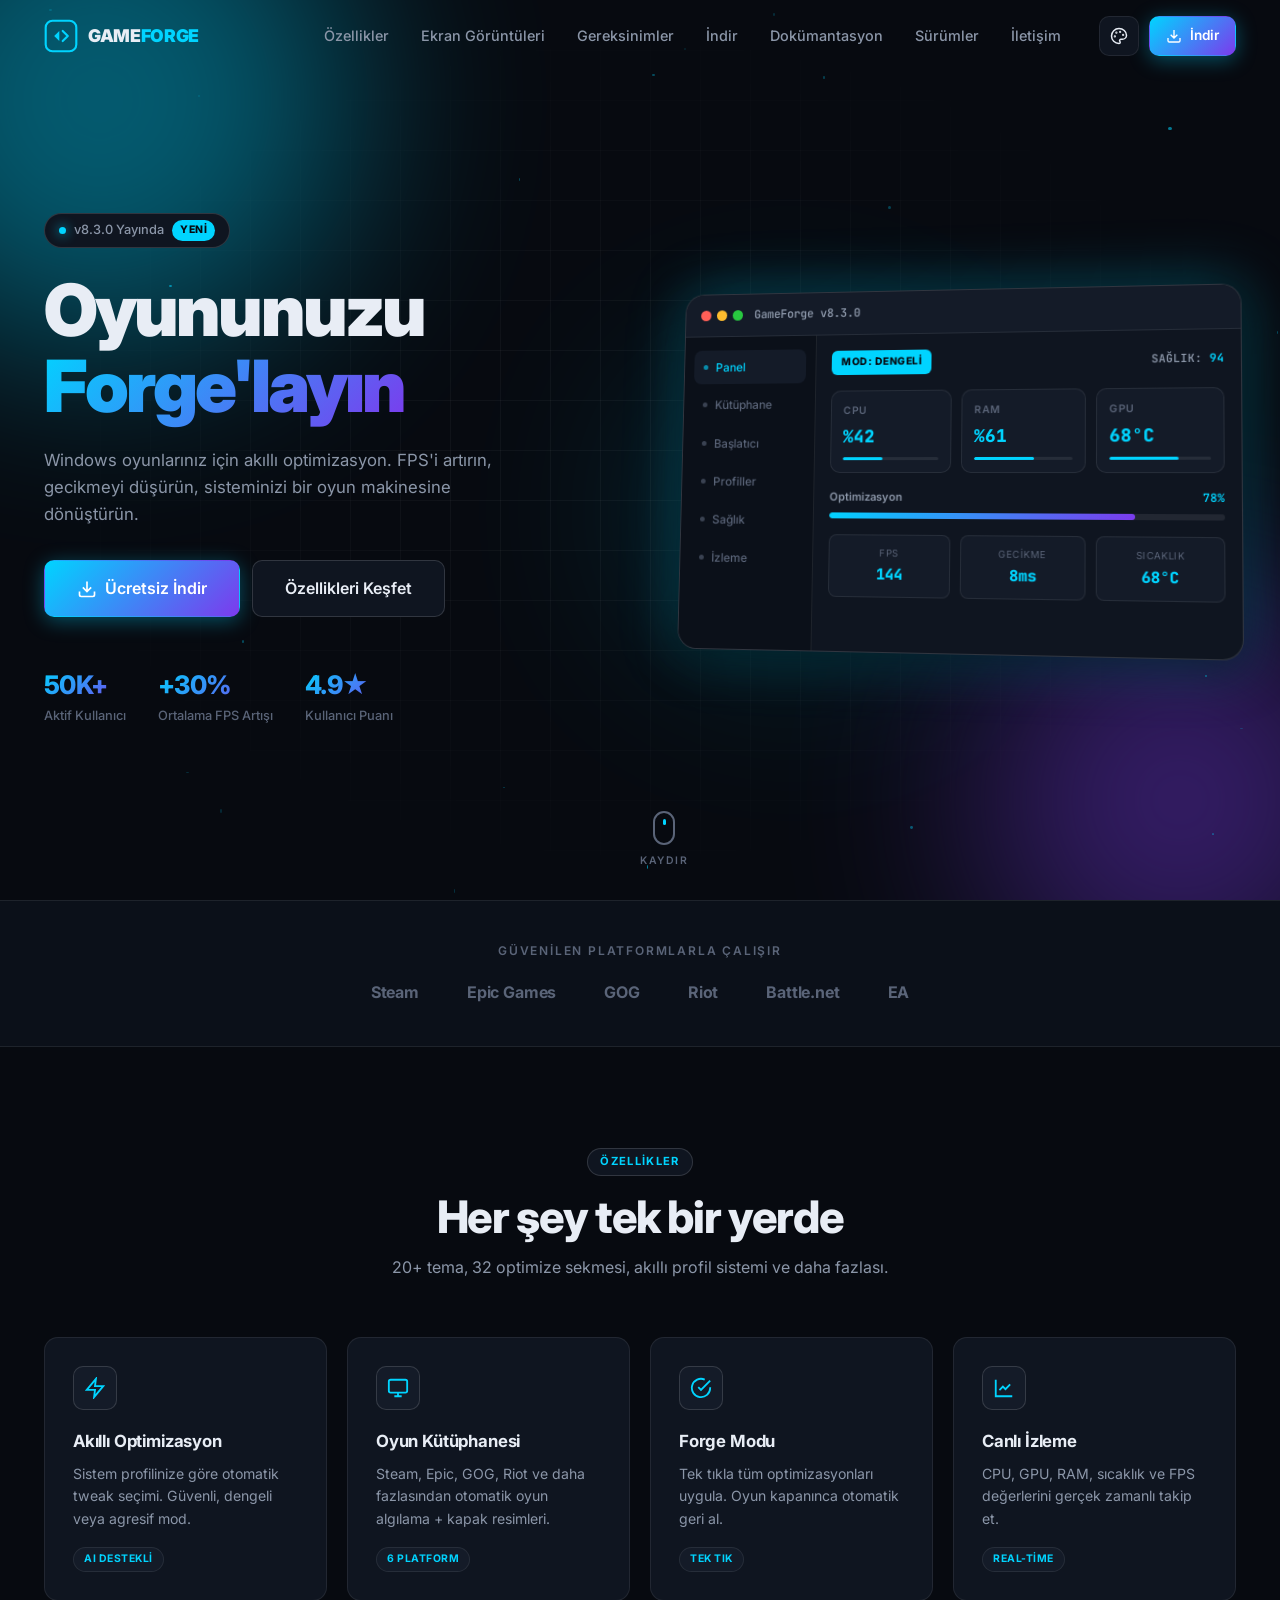
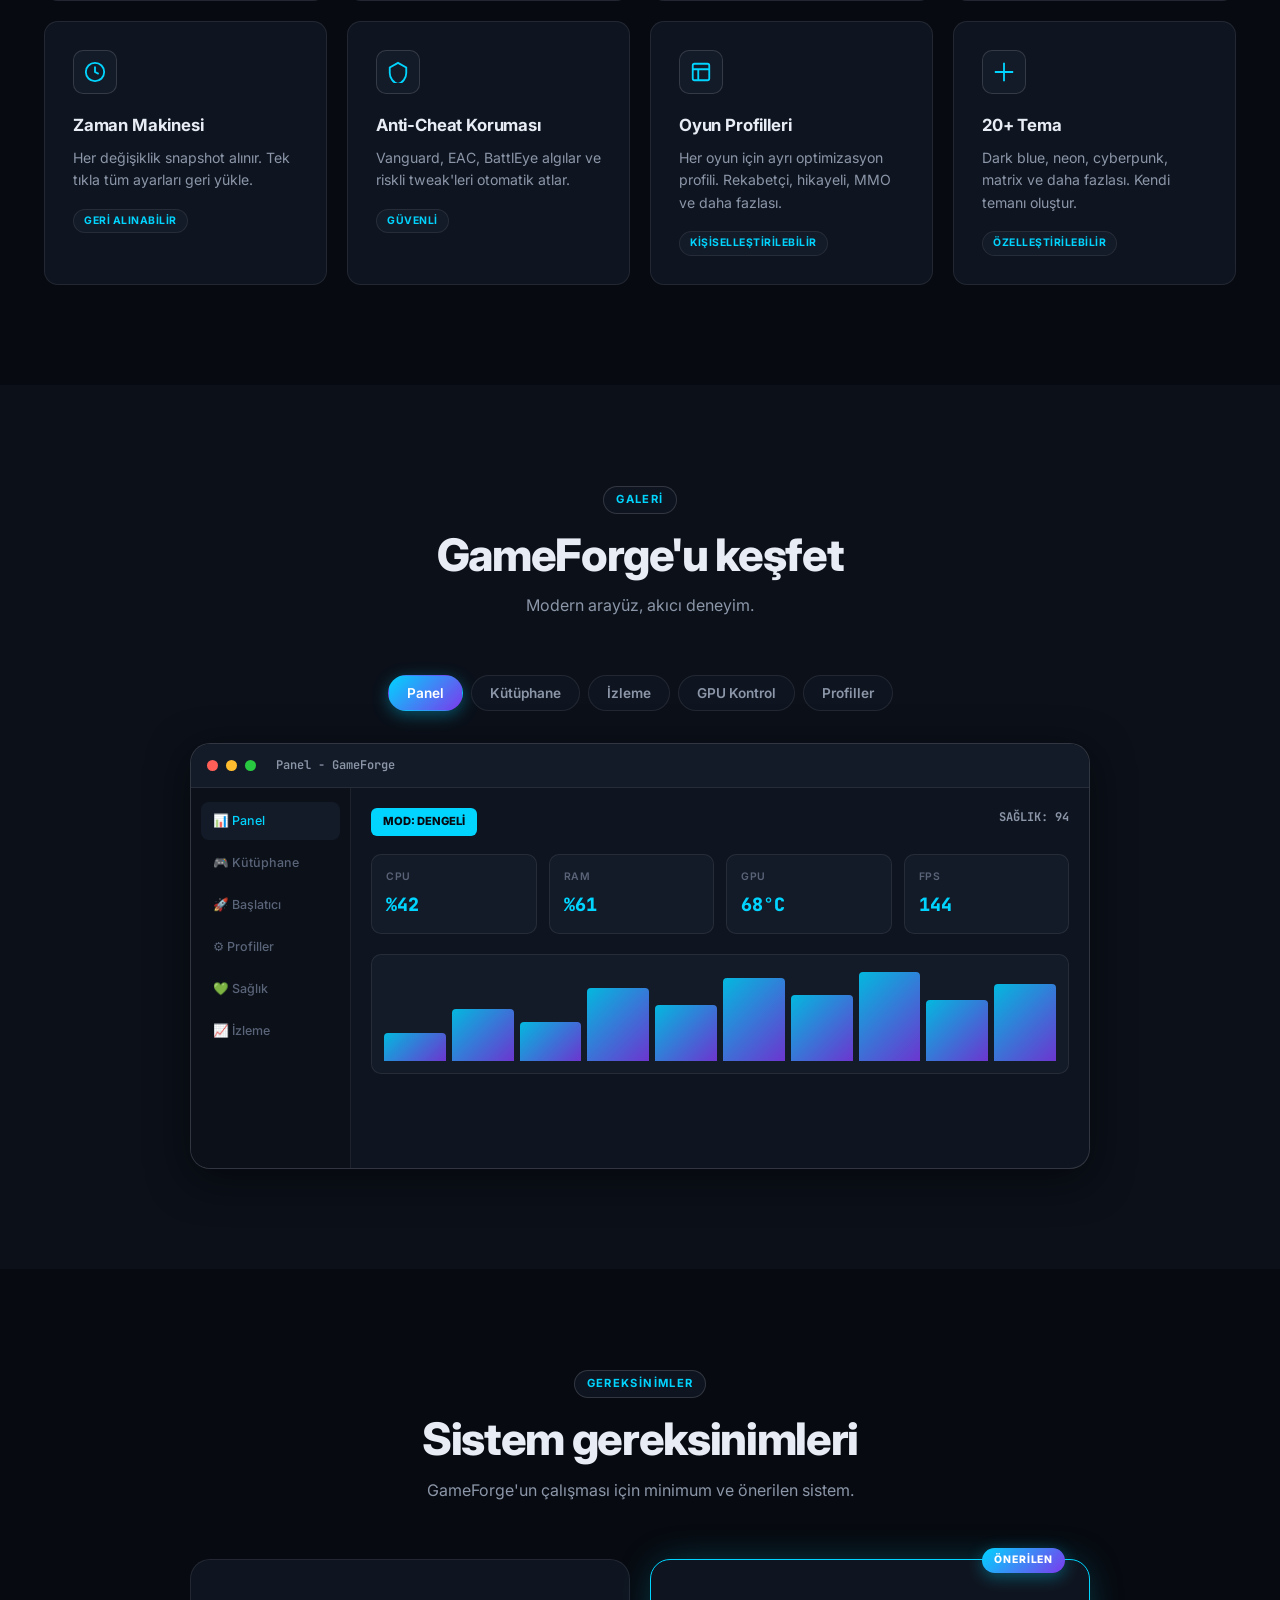
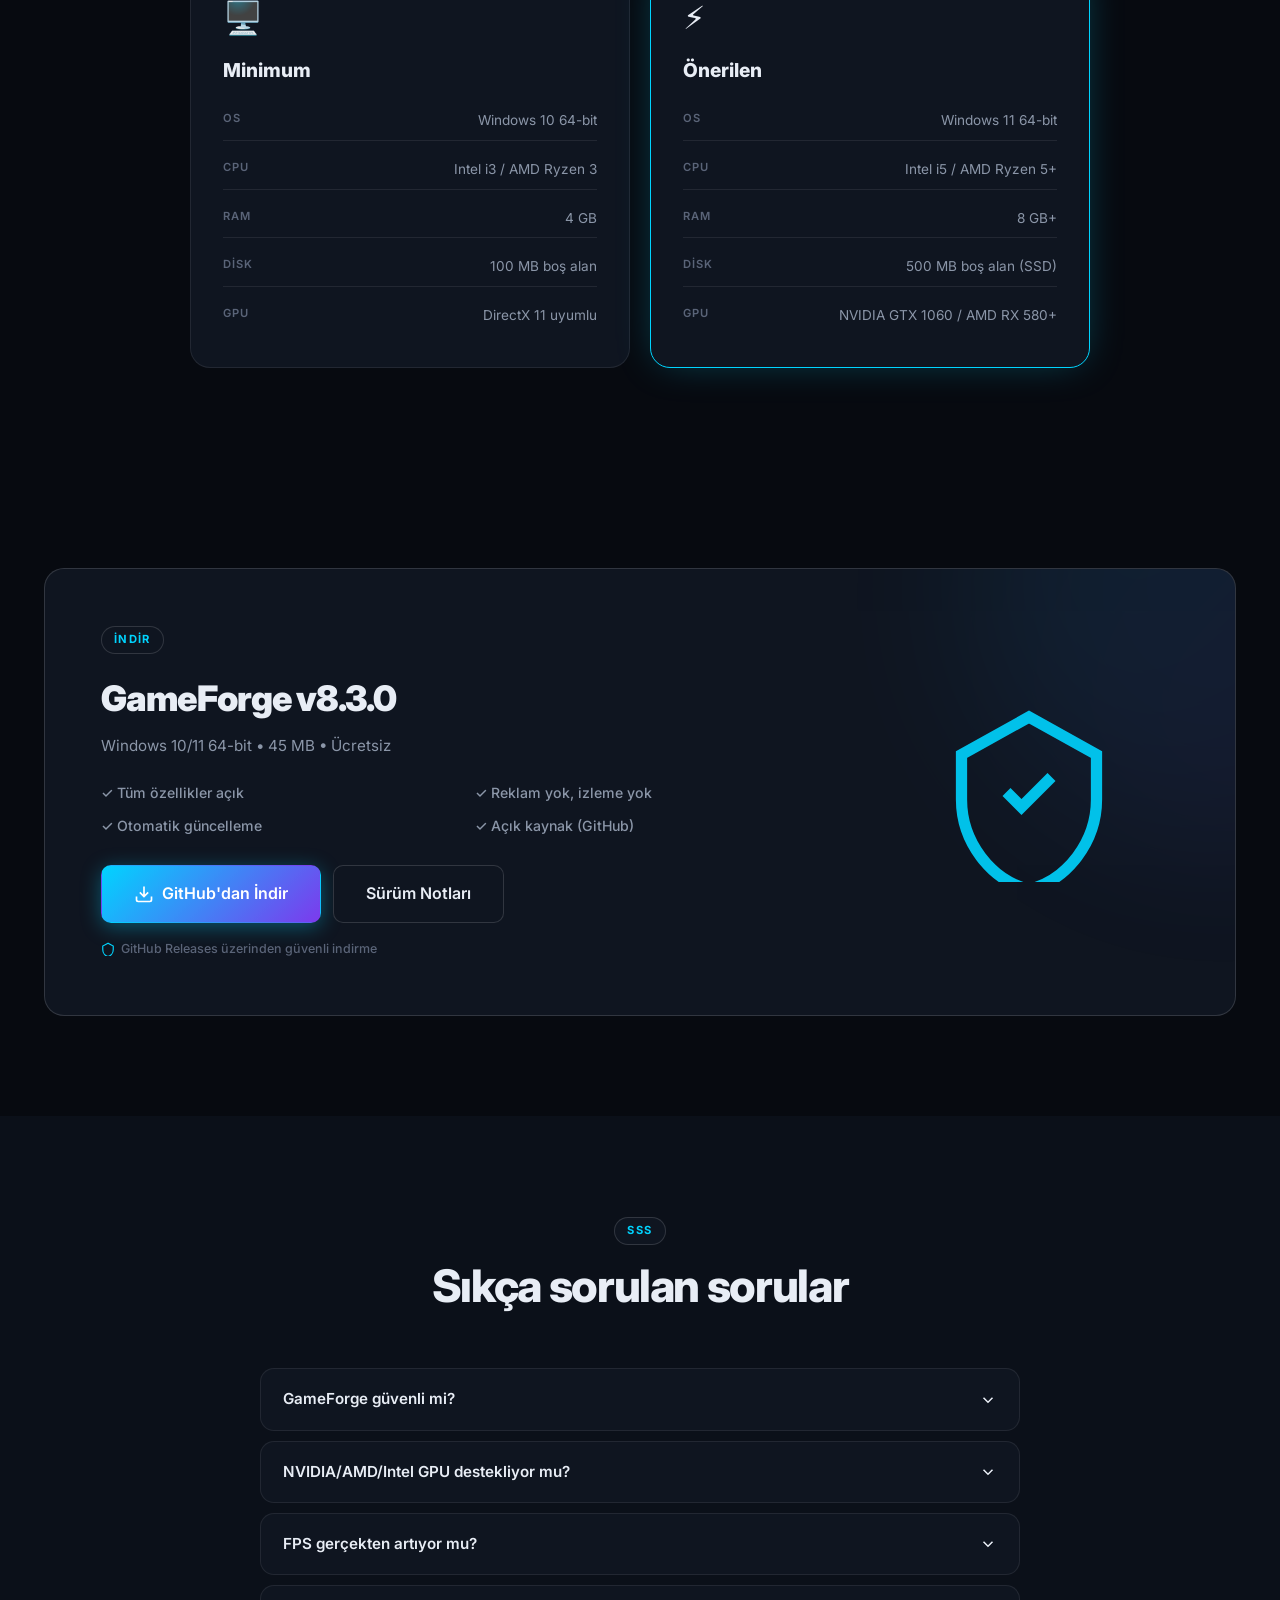
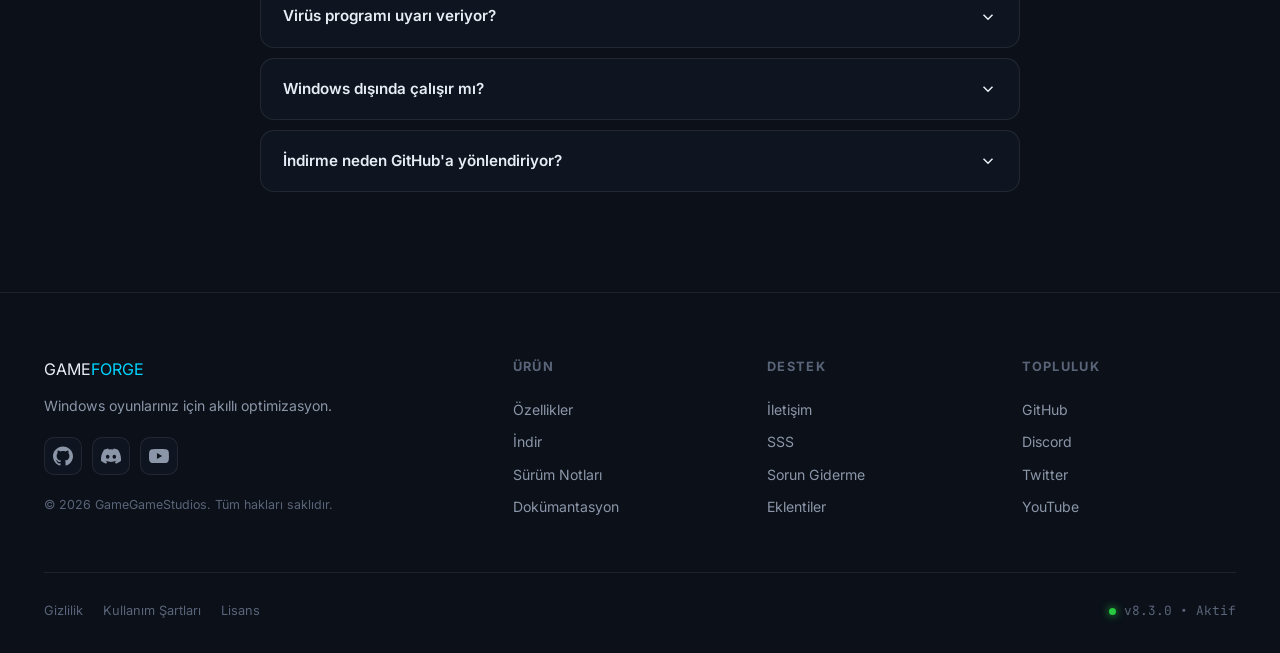
<file: index.html>
<!DOCTYPE html>
<html lang="tr" data-theme="dark" data-accent="blue">
<head>
<meta charset="UTF-8">
<meta name="viewport" content="width=device-width, initial-scale=1.0, maximum-scale=5.0, viewport-fit=cover">
<meta name="theme-color" content="#070a10">
<meta name="description" content="GameForge - Windows için akıllı oyun optimizasyon aracı. FPS artır, gecikmeyi düşür, sistemini optimize et.">
<meta name="keywords" content="gameforge, oyun optimizasyon, fps artırma, windows gaming, gecikme düşürme">
<meta name="author" content="GameGameStudios">
<meta property="og:title" content="GameForge - Akıllı Oyun Optimizasyonu">
<meta property="og:description" content="Windows oyunlarınız için akıllı optimizasyon. FPS artır, gecikmeyi düşür.">
<meta property="og:type" content="website">
<title>GameForge - Akıllı Oyun Optimizasyonu</title>
<link rel="icon" type="image/svg+xml" href="assets/logo.svg">
<link rel="manifest" href="manifest.json">
<link rel="stylesheet" href="style.css">
<link rel="preconnect" href="https://fonts.googleapis.com">
<link rel="preconnect" href="https://fonts.gstatic.com" crossorigin>
<link href="https://fonts.googleapis.com/css2?family=Inter:wght@300;400;500;600;700;800;900&family=JetBrains+Mono:wght@400;600;700&display=swap" rel="stylesheet">
</head>
<body>

<!-- ===== PRELOADER ===== -->
<div id="preloader">
  <div class="preloader-inner">
    <div class="preloader-logo">
      <span class="preloader-game">GAME</span><span class="preloader-forge">FORGE</span>
    </div>
    <div class="preloader-bar"><div class="preloader-fill"></div></div>
    <div class="preloader-text">Sistem optimize ediliyor...</div>
  </div>
</div>

<!-- ===== NAVBAR ===== -->
<header class="navbar" id="navbar">
  <div class="nav-container">
    <a href="index.html" class="nav-logo">
      <div class="logo-icon">
        <svg viewBox="0 0 40 40" fill="none" xmlns="http://www.w3.org/2000/svg">
          <rect x="2" y="2" width="36" height="36" rx="8" stroke="currentColor" stroke-width="2.5"/>
          <path d="M12 20 L18 14 L18 26 Z" fill="currentColor"/>
          <path d="M22 14 L28 20 L22 26" stroke="currentColor" stroke-width="2.5" stroke-linecap="round" stroke-linejoin="round" fill="none"/>
        </svg>
      </div>
      <span class="logo-text">GAME<span class="accent">FORGE</span></span>
    </a>

    <nav class="nav-links" id="navLinks">
      <a href="#features" class="nav-link">Özellikler</a>
      <a href="#screenshots" class="nav-link">Ekran Görüntüleri</a>
      <a href="#requirements" class="nav-link">Gereksinimler</a>
      <a href="#downloads" class="nav-link">İndir</a>
      <a href="pages/docs.html" class="nav-link">Dokümantasyon</a>
      <a href="pages/changelog.html" class="nav-link">Sürümler</a>
      <a href="pages/contact.html" class="nav-link">İletişim</a>
    </nav>

    <div class="nav-actions">
      <!-- TEMA SEÇİCİ -->
      <div class="theme-picker" id="themePicker">
        <button class="theme-toggle" id="themeToggle" aria-label="Tema değiştir">
          <svg class="icon-palette" viewBox="0 0 24 24" fill="none" stroke="currentColor" stroke-width="2">
            <circle cx="13.5" cy="6.5" r=".5" fill="currentColor"/>
            <circle cx="17.5" cy="10.5" r=".5" fill="currentColor"/>
            <circle cx="8.5" cy="7.5" r=".5" fill="currentColor"/>
            <circle cx="6.5" cy="12.5" r=".5" fill="currentColor"/>
            <path d="M12 2C6.5 2 2 6.5 2 12s4.5 10 10 10c.926 0 1.648-.746 1.648-1.688 0-.437-.18-.835-.437-1.125-.29-.289-.438-.652-.438-1.125a1.64 1.64 0 0 1 1.668-1.668h1.996c3.051 0 5.555-2.503 5.555-5.554C21.965 6.012 17.461 2 12 2z"/>
          </svg>
        </button>
        <div class="theme-dropdown" id="themeDropdown">
          <div class="theme-dropdown-title">Tema Seç</div>
          <div class="theme-options">
            <button class="theme-option" data-theme="dark" data-accent="blue">
              <span class="theme-swatch" style="--swatch: linear-gradient(135deg,#0a0e17,#00d4ff)"></span>
              <span>Dark Blue</span>
            </button>
            <button class="theme-option" data-theme="dark" data-accent="cyberpunk">
              <span class="theme-swatch" style="--swatch: linear-gradient(135deg,#1a0033,#ff00ea)"></span>
              <span>Cyberpunk</span>
            </button>
            <button class="theme-option" data-theme="dark" data-accent="matrix">
              <span class="theme-swatch" style="--swatch: linear-gradient(135deg,#000,#00ff41)"></span>
              <span>Matrix</span>
            </button>
            <button class="theme-option" data-theme="dark" data-accent="neon">
              <span class="theme-swatch" style="--swatch: linear-gradient(135deg,#0f0c29,#f857a6)"></span>
              <span>Neon</span>
            </button>
            <button class="theme-option" data-theme="dark" data-accent="aurora">
              <span class="theme-swatch" style="--swatch: linear-gradient(135deg,#0f2027,#7f5af0)"></span>
              <span>Aurora</span>
            </button>
            <button class="theme-option" data-theme="light" data-accent="blue">
              <span class="theme-swatch" style="--swatch: linear-gradient(135deg,#f8fafc,#2563eb)"></span>
              <span>Light</span>
            </button>
          </div>
        </div>
      </div>

      <a href="https://github.com/balcimuhsinefe975-rgb/GameForge.Web/releases/latest" 
         class="btn btn-primary btn-sm" target="_blank" rel="noopener">
        <svg viewBox="0 0 24 24" fill="none" stroke="currentColor" stroke-width="2" width="16" height="16">
          <path d="M21 15v4a2 2 0 0 1-2 2H5a2 2 0 0 1-2-2v-4M7 10l5 5 5-5M12 15V3"/>
        </svg>
        İndir
      </a>
      <button class="mobile-menu-btn" id="mobileMenuBtn" aria-label="Menü">
        <span></span><span></span><span></span>
      </button>
    </div>
  </div>
</header>

<!-- ===== HERO ===== -->
<section class="hero">
  <div class="hero-bg">
    <div class="hero-glow hero-glow-1"></div>
    <div class="hero-glow hero-glow-2"></div>
    <div class="hero-glow hero-glow-3"></div>
    <div class="hero-grid"></div>
    <div class="hero-particles" id="particles"></div>
  </div>

  <div class="container hero-container">
    <div class="hero-content">
      <div class="hero-badge">
        <span class="badge-dot"></span>
        <span>v8.3.0 Yayında</span>
        <span class="badge-new">YENİ</span>
      </div>
      <h1 class="hero-title">
        Oyununuzu<br>
        <span class="gradient-text">Forge'layın</span>
      </h1>
      <p class="hero-subtitle">
        Windows oyunlarınız için akıllı optimizasyon. FPS'i artırın, 
        gecikmeyi düşürün, sisteminizi bir oyun makinesine dönüştürün.
      </p>
      <div class="hero-actions">
        <a href="https://github.com/balcimuhsinefe975-rgb/GameForge.Web/releases/latest" 
           class="btn btn-primary btn-lg" target="_blank" rel="noopener">
          <svg viewBox="0 0 24 24" fill="none" stroke="currentColor" stroke-width="2" width="20" height="20">
            <path d="M21 15v4a2 2 0 0 1-2 2H5a2 2 0 0 1-2-2v-4M7 10l5 5 5-5M12 15V3"/>
          </svg>
          Ücretsiz İndir
        </a>
        <a href="#features" class="btn btn-ghost btn-lg">
          Özellikleri Keşfet
        </a>
      </div>
      <div class="hero-stats">
        <div class="stat">
          <div class="stat-value">50K+</div>
          <div class="stat-label">Aktif Kullanıcı</div>
        </div>
        <div class="stat">
          <div class="stat-value">+30%</div>
          <div class="stat-label">Ortalama FPS Artışı</div>
        </div>
        <div class="stat">
          <div class="stat-value">4.9★</div>
          <div class="stat-label">Kullanıcı Puanı</div>
        </div>
      </div>
    </div>

    <div class="hero-visual">
      <div class="mockup-window">
        <div class="mockup-titlebar">
          <div class="mockup-dots">
            <span class="dot dot-red"></span>
            <span class="dot dot-yellow"></span>
            <span class="dot dot-green"></span>
          </div>
          <div class="mockup-title">GameForge v8.3.0</div>
        </div>
        <div class="mockup-body">
          <div class="mockup-sidebar">
            <div class="mockup-sidebar-item active">
              <span class="sidebar-dot"></span> Panel
            </div>
            <div class="mockup-sidebar-item"><span class="sidebar-dot"></span> Kütüphane</div>
            <div class="mockup-sidebar-item"><span class="sidebar-dot"></span> Başlatıcı</div>
            <div class="mockup-sidebar-item"><span class="sidebar-dot"></span> Profiller</div>
            <div class="mockup-sidebar-item"><span class="sidebar-dot"></span> Sağlık</div>
            <div class="mockup-sidebar-item"><span class="sidebar-dot"></span> İzleme</div>
          </div>
          <div class="mockup-content">
            <div class="mockup-header">
              <div class="mockup-badge">MOD: DENGELİ</div>
              <div class="mockup-health">SAĞLIK: <strong>94</strong></div>
            </div>
            <div class="mockup-cards">
              <div class="mockup-card">
                <div class="mockup-card-label">CPU</div>
                <div class="mockup-card-value">%42</div>
                <div class="mockup-card-bar"><div style="width:42%"></div></div>
              </div>
              <div class="mockup-card">
                <div class="mockup-card-label">RAM</div>
                <div class="mockup-card-value">%61</div>
                <div class="mockup-card-bar"><div style="width:61%"></div></div>
              </div>
              <div class="mockup-card">
                <div class="mockup-card-label">GPU</div>
                <div class="mockup-card-value">68°C</div>
                <div class="mockup-card-bar"><div style="width:68%"></div></div>
              </div>
            </div>
            <div class="mockup-progress">
              <div class="mockup-progress-label">
                <span>Optimizasyon</span>
                <span class="mockup-progress-pct">78%</span>
              </div>
              <div class="mockup-progress-bar"><div class="mockup-progress-fill"></div></div>
            </div>
            <div class="mockup-mini-stats">
              <div class="mini-stat">
                <div class="mini-stat-label">FPS</div>
                <div class="mini-stat-value">144</div>
              </div>
              <div class="mini-stat">
                <div class="mini-stat-label">Gecikme</div>
                <div class="mini-stat-value">8ms</div>
              </div>
              <div class="mini-stat">
                <div class="mini-stat-label">Sıcaklık</div>
                <div class="mini-stat-value">68°C</div>
              </div>
            </div>
          </div>
        </div>
      </div>
    </div>
  </div>

  <div class="scroll-indicator">
    <div class="scroll-mouse"><div class="scroll-wheel"></div></div>
    <div class="scroll-text">Kaydır</div>
  </div>
</section>

<!-- ===== TRUST ===== -->
<section class="trust">
  <div class="container">
    <p class="trust-label">Güvenilen platformlarla çalışır</p>
    <div class="trust-logos">
      <div class="trust-logo">Steam</div>
      <div class="trust-logo">Epic Games</div>
      <div class="trust-logo">GOG</div>
      <div class="trust-logo">Riot</div>
      <div class="trust-logo">Battle.net</div>
      <div class="trust-logo">EA</div>
    </div>
  </div>
</section>

<!-- ===== FEATURES ===== -->
<section class="features" id="features">
  <div class="container">
    <div class="section-header">
      <div class="section-badge">ÖZELLİKLER</div>
      <h2 class="section-title">Her şey tek bir yerde</h2>
      <p class="section-subtitle">
        20+ tema, 32 optimize sekmesi, akıllı profil sistemi ve daha fazlası.
      </p>
    </div>

    <div class="features-grid">
      <div class="feature-card">
        <div class="feature-icon">
          <svg viewBox="0 0 24 24" fill="none" stroke="currentColor" stroke-width="2">
            <path d="M13 2L3 14h9l-1 8 10-12h-9l1-8z"/>
          </svg>
        </div>
        <h3 class="feature-title">Akıllı Optimizasyon</h3>
        <p class="feature-desc">
          Sistem profilinize göre otomatik tweak seçimi. Güvenli, dengeli veya agresif mod.
        </p>
        <div class="feature-tag">AI Destekli</div>
      </div>

      <div class="feature-card">
        <div class="feature-icon">
          <svg viewBox="0 0 24 24" fill="none" stroke="currentColor" stroke-width="2">
            <rect x="2" y="3" width="20" height="14" rx="2"/>
            <path d="M8 21h8M12 17v4"/>
          </svg>
        </div>
        <h3 class="feature-title">Oyun Kütüphanesi</h3>
        <p class="feature-desc">
          Steam, Epic, GOG, Riot ve daha fazlasından otomatik oyun algılama + kapak resimleri.
        </p>
        <div class="feature-tag">6 Platform</div>
      </div>

      <div class="feature-card">
        <div class="feature-icon">
          <svg viewBox="0 0 24 24" fill="none" stroke="currentColor" stroke-width="2">
            <path d="M22 11.08V12a10 10 0 1 1-5.93-9.14"/>
            <path d="M22 4L12 14.01l-3-3"/>
          </svg>
        </div>
        <h3 class="feature-title">Forge Modu</h3>
        <p class="feature-desc">
          Tek tıkla tüm optimizasyonları uygula. Oyun kapanınca otomatik geri al.
        </p>
        <div class="feature-tag">Tek Tık</div>
      </div>

      <div class="feature-card">
        <div class="feature-icon">
          <svg viewBox="0 0 24 24" fill="none" stroke="currentColor" stroke-width="2">
            <path d="M3 3v18h18"/>
            <path d="M18.7 8l-5.1 5.2-2.8-2.7L7 14.3"/>
          </svg>
        </div>
        <h3 class="feature-title">Canlı İzleme</h3>
        <p class="feature-desc">
          CPU, GPU, RAM, sıcaklık ve FPS değerlerini gerçek zamanlı takip et.
        </p>
        <div class="feature-tag">Real-time</div>
      </div>

      <div class="feature-card">
        <div class="feature-icon">
          <svg viewBox="0 0 24 24" fill="none" stroke="currentColor" stroke-width="2">
            <circle cx="12" cy="12" r="10"/>
            <path d="M12 6v6l4 2"/>
          </svg>
        </div>
        <h3 class="feature-title">Zaman Makinesi</h3>
        <p class="feature-desc">
          Her değişiklik snapshot alınır. Tek tıkla tüm ayarları geri yükle.
        </p>
        <div class="feature-tag">Geri Alınabilir</div>
      </div>

      <div class="feature-card">
        <div class="feature-icon">
          <svg viewBox="0 0 24 24" fill="none" stroke="currentColor" stroke-width="2">
            <path d="M12 2L3 7v6c0 5.55 3.84 10.74 9 12 5.16-1.26 9-6.45 9-12V7l-9-5z"/>
          </svg>
        </div>
        <h3 class="feature-title">Anti-Cheat Koruması</h3>
        <p class="feature-desc">
          Vanguard, EAC, BattlEye algılar ve riskli tweak'leri otomatik atlar.
        </p>
        <div class="feature-tag">Güvenli</div>
      </div>

      <div class="feature-card">
        <div class="feature-icon">
          <svg viewBox="0 0 24 24" fill="none" stroke="currentColor" stroke-width="2">
            <rect x="3" y="3" width="18" height="18" rx="2"/>
            <path d="M3 9h18M9 21V9"/>
          </svg>
        </div>
        <h3 class="feature-title">Oyun Profilleri</h3>
        <p class="feature-desc">
          Her oyun için ayrı optimizasyon profili. Rekabetçi, hikayeli, MMO ve daha fazlası.
        </p>
        <div class="feature-tag">Kişiselleştirilebilir</div>
      </div>

      <div class="feature-card">
        <div class="feature-icon">
          <svg viewBox="0 0 24 24" fill="none" stroke="currentColor" stroke-width="2">
            <path d="M12 2v20M2 12h20"/>
          </svg>
        </div>
        <h3 class="feature-title">20+ Tema</h3>
        <p class="feature-desc">
          Dark blue, neon, cyberpunk, matrix ve daha fazlası. Kendi temanı oluştur.
        </p>
        <div class="feature-tag">Özelleştirilebilir</div>
      </div>
    </div>
  </div>
</section>

<!-- ===== SCREENSHOTS ===== -->
<section class="screenshots" id="screenshots">
  <div class="container">
    <div class="section-header">
      <div class="section-badge">GALERİ</div>
      <h2 class="section-title">GameForge'u keşfet</h2>
      <p class="section-subtitle">Modern arayüz, akıcı deneyim.</p>
    </div>

    <div class="screenshot-tabs">
      <button class="tab-btn active" data-tab="dashboard">Panel</button>
      <button class="tab-btn" data-tab="library">Kütüphane</button>
      <button class="tab-btn" data-tab="monitor">İzleme</button>
      <button class="tab-btn" data-tab="gpu">GPU Kontrol</button>
      <button class="tab-btn" data-tab="profiles">Profiller</button>
    </div>

    <div class="screenshot-viewer">
      <div class="screenshot-item active" data-tab="dashboard">
        <div class="screenshot-mockup">
          <div class="sm-titlebar">
            <span class="dot dot-red"></span>
            <span class="dot dot-yellow"></span>
            <span class="dot dot-green"></span>
            <span class="sm-title">Panel - GameForge</span>
          </div>
          <div class="sm-body">
            <div class="sm-sidebar">
              <div class="sm-side-item active">📊 Panel</div>
              <div class="sm-side-item">🎮 Kütüphane</div>
              <div class="sm-side-item">🚀 Başlatıcı</div>
              <div class="sm-side-item">⚙️ Profiller</div>
              <div class="sm-side-item">💚 Sağlık</div>
              <div class="sm-side-item">📈 İzleme</div>
            </div>
            <div class="sm-main">
              <div class="sm-header">
                <span class="sm-badge">MOD: DENGELİ</span>
                <span class="sm-health">SAĞLIK: 94</span>
              </div>
              <div class="sm-cards">
                <div class="sm-card"><div class="sm-label">CPU</div><div class="sm-val">%42</div></div>
                <div class="sm-card"><div class="sm-label">RAM</div><div class="sm-val">%61</div></div>
                <div class="sm-card"><div class="sm-label">GPU</div><div class="sm-val">68°C</div></div>
                <div class="sm-card"><div class="sm-label">FPS</div><div class="sm-val">144</div></div>
              </div>
              <div class="sm-chart">
                <div class="sm-chart-bar" style="height:30%"></div>
                <div class="sm-chart-bar" style="height:55%"></div>
                <div class="sm-chart-bar" style="height:42%"></div>
                <div class="sm-chart-bar" style="height:78%"></div>
                <div class="sm-chart-bar" style="height:60%"></div>
                <div class="sm-chart-bar" style="height:88%"></div>
                <div class="sm-chart-bar" style="height:70%"></div>
                <div class="sm-chart-bar" style="height:95%"></div>
                <div class="sm-chart-bar" style="height:65%"></div>
                <div class="sm-chart-bar" style="height:82%"></div>
              </div>
            </div>
          </div>
        </div>
      </div>

      <div class="screenshot-item" data-tab="library">
        <div class="screenshot-mockup">
          <div class="sm-titlebar">
            <span class="dot dot-red"></span>
            <span class="dot dot-yellow"></span>
            <span class="dot dot-green"></span>
            <span class="sm-title">Kütüphane - GameForge</span>
          </div>
          <div class="sm-body">
            <div class="sm-sidebar">
              <div class="sm-side-item">📊 Panel</div>
              <div class="sm-side-item active">🎮 Kütüphane</div>
              <div class="sm-side-item">🚀 Başlatıcı</div>
              <div class="sm-side-item">⚙️ Profiller</div>
              <div class="sm-side-item">💚 Sağlık</div>
              <div class="sm-side-item">📈 İzleme</div>
            </div>
            <div class="sm-main">
              <div class="sm-grid">
                <div class="sm-game"><div class="sm-game-cover" style="background:linear-gradient(135deg,#1e3a8a,#3b82f6)"></div><div class="sm-game-name">Cyberpunk 2077</div></div>
                <div class="sm-game"><div class="sm-game-cover" style="background:linear-gradient(135deg,#7c3aed,#a855f7)"></div><div class="sm-game-name">Fortnite</div></div>
                <div class="sm-game"><div class="sm-game-cover" style="background:linear-gradient(135deg,#dc2626,#f97316)"></div><div class="sm-game-name">CS2</div></div>
                <div class="sm-game"><div class="sm-game-cover" style="background:linear-gradient(135deg,#059669,#10b981)"></div><div class="sm-game-name">Valorant</div></div>
                <div class="sm-game"><div class="sm-game-cover" style="background:linear-gradient(135deg,#0891b2,#06b6d4)"></div><div class="sm-game-name">GTA V</div></div>
                <div class="sm-game"><div class="sm-game-cover" style="background:linear-gradient(135deg,#ca8a04,#eab308)"></div><div class="sm-game-name">Minecraft</div></div>
              </div>
            </div>
          </div>
        </div>
      </div>

      <div class="screenshot-item" data-tab="monitor">
        <div class="screenshot-mockup">
          <div class="sm-titlebar">
            <span class="dot dot-red"></span>
            <span class="dot dot-yellow"></span>
            <span class="dot dot-green"></span>
            <span class="sm-title">İzleme - GameForge</span>
          </div>
          <div class="sm-body">
            <div class="sm-sidebar">
              <div class="sm-side-item">📊 Panel</div>
              <div class="sm-side-item">🎮 Kütüphane</div>
              <div class="sm-side-item">🚀 Başlatıcı</div>
              <div class="sm-side-item">⚙️ Profiller</div>
              <div class="sm-side-item">💚 Sağlık</div>
              <div class="sm-side-item active">📈 İzleme</div>
            </div>
            <div class="sm-main">
              <div class="sm-monitor">
                <div class="sm-monitor-row">
                  <span>CPU</span>
                  <div class="sm-monitor-bar"><div style="width:42%"></div></div>
                  <span>42%</span>
                </div>
                <div class="sm-monitor-row">
                  <span>GPU</span>
                  <div class="sm-monitor-bar"><div style="width:78%"></div></div>
                  <span>78%</span>
                </div>
                <div class="sm-monitor-row">
                  <span>RAM</span>
                  <div class="sm-monitor-bar"><div style="width:61%"></div></div>
                  <span>61%</span>
                </div>
                <div class="sm-monitor-row">
                  <span>Disk</span>
                  <div class="sm-monitor-bar"><div style="width:25%"></div></div>
                  <span>25%</span>
                </div>
              </div>
              <div class="sm-chart big">
                <div class="sm-chart-bar" style="height:40%"></div>
                <div class="sm-chart-bar" style="height:65%"></div>
                <div class="sm-chart-bar" style="height:52%"></div>
                <div class="sm-chart-bar" style="height:88%"></div>
                <div class="sm-chart-bar" style="height:70%"></div>
                <div class="sm-chart-bar" style="height:95%"></div>
                <div class="sm-chart-bar" style="height:78%"></div>
                <div class="sm-chart-bar" style="height:85%"></div>
                <div class="sm-chart-bar" style="height:92%"></div>
                <div class="sm-chart-bar" style="height:75%"></div>
                <div class="sm-chart-bar" style="height:88%"></div>
                <div class="sm-chart-bar" style="height:98%"></div>
              </div>
            </div>
          </div>
        </div>
      </div>

      <div class="screenshot-item" data-tab="gpu">
        <div class="screenshot-mockup">
          <div class="sm-titlebar">
            <span class="dot dot-red"></span>
            <span class="dot dot-yellow"></span>
            <span class="dot dot-green"></span>
            <span class="sm-title">GPU Kontrol - GameForge</span>
          </div>
          <div class="sm-body">
            <div class="sm-sidebar">
              <div class="sm-side-item">📊 Panel</div>
              <div class="sm-side-item">🎮 Kütüphane</div>
              <div class="sm-side-item">🚀 Başlatıcı</div>
              <div class="sm-side-item">⚙️ Profiller</div>
              <div class="sm-side-item">💚 Sağlık</div>
              <div class="sm-side-item active">📈 İzleme</div>
            </div>
            <div class="sm-main">
              <div class="sm-gpu">
                <div class="sm-gpu-title">NVIDIA RTX 4070</div>
                <div class="sm-gpu-stats">
                  <div class="sm-gpu-stat"><div class="sm-label">Sıcaklık</div><div class="sm-val">68°C</div></div>
                  <div class="sm-gpu-stat"><div class="sm-label">Fan</div><div class="sm-val">52%</div></div>
                  <div class="sm-gpu-stat"><div class="sm-label">Güç</div><div class="sm-val">180W</div></div>
                  <div class="sm-gpu-stat"><div class="sm-label">Core</div><div class="sm-val">2505MHz</div></div>
                </div>
                <div class="sm-slider">
                  <span>Fan Hızı</span>
                  <div class="sm-slider-track"><div class="sm-slider-fill" style="width:52%"></div><div class="sm-slider-thumb" style="left:52%"></div></div>
                  <span>52%</span>
                </div>
                <div class="sm-slider">
                  <span>Güç Limiti</span>
                  <div class="sm-slider-track"><div class="sm-slider-fill" style="width:80%"></div><div class="sm-slider-thumb" style="left:80%"></div></div>
                  <span>80%</span>
                </div>
                <div class="sm-slider">
                  <span>Core Clock</span>
                  <div class="sm-slider-track"><div class="sm-slider-fill" style="width:65%"></div><div class="sm-slider-thumb" style="left:65%"></div></div>
                  <span>+150</span>
                </div>
              </div>
            </div>
          </div>
        </div>
      </div>

      <div class="screenshot-item" data-tab="profiles">
        <div class="screenshot-mockup">
          <div class="sm-titlebar">
            <span class="dot dot-red"></span>
            <span class="dot dot-yellow"></span>
            <span class="dot dot-green"></span>
            <span class="sm-title">Profiller - GameForge</span>
          </div>
          <div class="sm-body">
            <div class="sm-sidebar">
              <div class="sm-side-item">📊 Panel</div>
              <div class="sm-side-item">🎮 Kütüphane</div>
              <div class="sm-side-item">🚀 Başlatıcı</div>
              <div class="sm-side-item active">⚙️ Profiller</div>
              <div class="sm-side-item">💚 Sağlık</div>
              <div class="sm-side-item">📈 İzleme</div>
            </div>
            <div class="sm-main">
              <div class="sm-profiles">
                <div class="sm-profile active">
                  <div class="sm-profile-icon">⚡</div>
                  <div class="sm-profile-info">
                    <div class="sm-profile-name">Rekabetçi</div>
                    <div class="sm-profile-desc">Maksimum FPS, minimum gecikme</div>
                  </div>
                </div>
                <div class="sm-profile">
                  <div class="sm-profile-icon">🎬</div>
                  <div class="sm-profile-info">
                    <div class="sm-profile-name">Hikayeli</div>
                    <div class="sm-profile-desc">Görsel kalite odaklı</div>
                  </div>
                </div>
                <div class="sm-profile">
                  <div class="sm-profile-icon">🌐</div>
                  <div class="sm-profile-info">
                    <div class="sm-profile-name">MMO</div>
                    <div class="sm-profile-desc">Çoklu oyuncu optimizasyonu</div>
                  </div>
                </div>
                <div class="sm-profile">
                  <div class="sm-profile-icon">🔋</div>
                  <div class="sm-profile-info">
                    <div class="sm-profile-name">Dengeli</div>
                    <div class="sm-profile-desc">Güç ve performans dengesi</div>
                  </div>
                </div>
              </div>
            </div>
          </div>
        </div>
      </div>
    </div>
  </div>
</section>

<!-- ===== REQUIREMENTS ===== -->
<section class="requirements" id="requirements">
  <div class="container">
    <div class="section-header">
      <div class="section-badge">GEREKSİNİMLER</div>
      <h2 class="section-title">Sistem gereksinimleri</h2>
      <p class="section-subtitle">GameForge'un çalışması için minimum ve önerilen sistem.</p>
    </div>

    <div class="req-grid">
      <div class="req-card">
        <div class="req-icon">🖥️</div>
        <h3>Minimum</h3>
        <ul class="req-list">
          <li><span>OS</span> Windows 10 64-bit</li>
          <li><span>CPU</span> Intel i3 / AMD Ryzen 3</li>
          <li><span>RAM</span> 4 GB</li>
          <li><span>Disk</span> 100 MB boş alan</li>
          <li><span>GPU</span> DirectX 11 uyumlu</li>
        </ul>
      </div>
      <div class="req-card highlighted">
        <div class="req-badge">ÖNERİLEN</div>
        <div class="req-icon">⚡</div>
        <h3>Önerilen</h3>
        <ul class="req-list">
          <li><span>OS</span> Windows 11 64-bit</li>
          <li><span>CPU</span> Intel i5 / AMD Ryzen 5+</li>
          <li><span>RAM</span> 8 GB+</li>
          <li><span>Disk</span> 500 MB boş alan (SSD)</li>
          <li><span>GPU</span> NVIDIA GTX 1060 / AMD RX 580+</li>
        </ul>
      </div>
    </div>
  </div>
</section>

<!-- ===== DOWNLOADS ===== -->
<section class="downloads" id="downloads">
  <div class="container">
    <div class="download-card">
      <div class="download-content">
        <div class="section-badge">İNDİR</div>
        <h2 class="download-title">GameForge v8.3.0</h2>
        <p class="download-subtitle">
          Windows 10/11 64-bit • 45 MB • Ücretsiz
        </p>
        <ul class="download-features">
          <li>✓ Tüm özellikler açık</li>
          <li>✓ Reklam yok, izleme yok</li>
          <li>✓ Otomatik güncelleme</li>
          <li>✓ Açık kaynak (GitHub)</li>
        </ul>
        <div class="download-actions">
          <a href="https://github.com/balcimuhsinefe975-rgb/GameForge.Web/releases/latest" 
             class="btn btn-primary btn-lg" id="downloadBtn" target="_blank" rel="noopener">
            <svg viewBox="0 0 24 24" fill="none" stroke="currentColor" stroke-width="2" width="20" height="20">
              <path d="M21 15v4a2 2 0 0 1-2 2H5a2 2 0 0 1-2-2v-4M7 10l5 5 5-5M12 15V3"/>
            </svg>
            GitHub'dan İndir
          </a>
          <a href="pages/changelog.html" class="btn btn-ghost btn-lg">
            Sürüm Notları
          </a>
        </div>
        <p class="download-note">
          <svg viewBox="0 0 24 24" fill="none" stroke="currentColor" stroke-width="2" width="14" height="14">
            <path d="M12 2L3 7v6c0 5.55 3.84 10.74 9 12 5.16-1.26 9-6.45 9-12V7l-9-5z"/>
          </svg>
          GitHub Releases üzerinden güvenli indirme
        </p>
      </div>
      <div class="download-visual">
        <div class="download-shield">
          <svg viewBox="0 0 24 24" fill="none" stroke="currentColor" stroke-width="1.5">
            <path d="M12 2L3 7v6c0 5.55 3.84 10.74 9 12 5.16-1.26 9-6.45 9-12V7l-9-5z"/>
            <path d="M9 12l2 2 4-4"/>
          </svg>
        </div>
      </div>
    </div>
  </div>
</section>

<!-- ===== FAQ ===== -->
<section class="faq" id="faq">
  <div class="container">
    <div class="section-header">
      <div class="section-badge">SSS</div>
      <h2 class="section-title">Sıkça sorulan sorular</h2>
    </div>

    <div class="faq-list">
      <details class="faq-item">
        <summary class="faq-question">
          <span>GameForge güvenli mi?</span>
          <svg class="faq-icon" viewBox="0 0 24 24" fill="none" stroke="currentColor" stroke-width="2">
            <path d="M6 9l6 6 6-6"/>
          </svg>
        </summary>
        <div class="faq-answer">
          Evet. Tüm tweak'ler snapshot alınır ve tek tıkla geri alınabilir. Anti-cheat koruması sayesinde riskli oyunlarda tweak'ler otomatik atlanır.
        </div>
      </details>

      <details class="faq-item">
        <summary class="faq-question">
          <span>NVIDIA/AMD/Intel GPU destekliyor mu?</span>
          <svg class="faq-icon" viewBox="0 0 24 24" fill="none" stroke="currentColor" stroke-width="2">
            <path d="M6 9l6 6 6-6"/>
          </svg>
        </summary>
        <div class="faq-answer">
          Evet. NVIDIA için tam destek (pynvml), AMD ve Intel için sınırlı okuma. Fan, power limit ve overclock kontrolü NVIDIA'da çalışır.
        </div>
      </details>

      <details class="faq-item">
        <summary class="faq-question">
          <span>FPS gerçekten artıyor mu?</span>
          <svg class="faq-icon" viewBox="0 0 24 24" fill="none" stroke="currentColor" stroke-width="2">
            <path d="M6 9l6 6 6-6"/>
          </svg>
        </summary>
        <div class="faq-answer">
          Sisteminize bağlı. Ortalama %10-30 arası FPS artışı ve %5-15 gecikme düşüşü gözlemlenir. A/B benchmark ile kendiniz test edebilirsiniz.
        </div>
      </details>

      <details class="faq-item">
        <summary class="faq-question">
          <span>Virüs programı uyarı veriyor?</span>
          <svg class="faq-icon" viewBox="0 0 24 24" fill="none" stroke="currentColor" stroke-width="2">
            <path d="M6 9l6 6 6-6"/>
          </svg>
        </summary>
        <div class="faq-answer">
          Registry tweak'leri ve servis değişiklikleri bazen false-positive verebilir. GameForge açık kaynaklıdır, kodunu inceleyebilirsiniz.
        </div>
      </details>

      <details class="faq-item">
        <summary class="faq-question">
          <span>Windows dışında çalışır mı?</span>
          <svg class="faq-icon" viewBox="0 0 24 24" fill="none" stroke="currentColor" stroke-width="2">
            <path d="M6 9l6 6 6-6"/>
          </svg>
        </summary>
        <div class="faq-answer">
          Hayır, sadece Windows 10/11 üzerinde çalışır. Linux desteği planlanmıyor.
        </div>
      </details>

      <details class="faq-item">
        <summary class="faq-question">
          <span>İndirme neden GitHub'a yönlendiriyor?</span>
          <svg class="faq-icon" viewBox="0 0 24 24" fill="none" stroke="currentColor" stroke-width="2">
            <path d="M6 9l6 6 6-6"/>
          </svg>
        </summary>
        <div class="faq-answer">
          GameForge açık kaynaklı bir projedir ve tüm sürümler GitHub Releases üzerinden yayınlanır. Böylece her sürümün kaynak kodu şeffaf şekilde incelenebilir.
        </div>
      </details>
    </div>
  </div>
</section>

<!-- ===== FOOTER ===== -->
<footer class="footer">
  <div class="container">
    <div class="footer-grid">
      <div class="footer-brand">
        <div class="footer-logo">
          <span class="logo-text">GAME<span class="accent">FORGE</span></span>
        </div>
        <p class="footer-desc">
          Windows oyunlarınız için akıllı optimizasyon.
        </p>
        <div class="footer-social">
          <a href="https://github.com/balcimuhsinefe975-rgb/GameForge.Web" target="_blank" rel="noopener" aria-label="GitHub">
            <svg viewBox="0 0 24 24" fill="currentColor" width="20" height="20">
              <path d="M12 .5C5.37.5 0 5.78 0 12.29c0 5.21 3.44 9.63 8.21 11.19.6.11.82-.25.82-.56v-2.1c-3.34.71-4.04-1.58-4.04-1.58-.55-1.36-1.34-1.72-1.34-1.72-1.09-.73.08-.72.08-.72 1.21.08 1.84 1.22 1.84 1.22 1.07 1.8 2.81 1.28 3.5.98.11-.76.42-1.28.76-1.58-2.67-.3-5.47-1.31-5.47-5.81 0-1.28.47-2.33 1.24-3.15-.12-.3-.54-1.5.12-3.13 0 0 1.01-.32 3.3 1.2.96-.26 1.98-.4 3-.4s2.04.14 3 .4c2.29-1.52 3.3-1.2 3.3-1.2.66 1.63.24 2.83.12 3.13.77.82 1.24 1.87 1.24 3.15 0 4.51-2.8 5.51-5.48 5.8.43.36.81 1.08.81 2.18v3.23c0 .31.21.67.83.56C20.57 21.92 24 17.5 24 12.29 24 5.78 18.63.5 12 .5z"/>
            </svg>
          </a>
          <a href="#" aria-label="Discord">
            <svg viewBox="0 0 24 24" fill="currentColor" width="20" height="20">
              <path d="M20.32 4.37a19.8 19.8 0 0 0-4.93-1.52.07.07 0 0 0-.08.04 13.5 13.5 0 0 0-.61 1.25 18.3 18.3 0 0 0-5.4 0 12.9 12.9 0 0 0-.62-1.25.07.07 0 0 0-.08-.04 19.8 19.8 0 0 0-4.93 1.52.06.06 0 0 0-.03.02C.53 9.05-.32 13.58.1 18.06a.08.08 0 0 0 .03.05 19.9 19.9 0 0 0 6.02 3.04.07.07 0 0 0 .08-.02c.46-.63.87-1.3 1.22-2a.07.07 0 0 0-.04-.1 13.1 13.1 0 0 1-1.87-.9.07.07 0 0 1 0-.12c.12-.1.25-.19.37-.29a.07.07 0 0 1 .07-.01c3.93 1.79 8.18 1.79 12.06 0a.07.07 0 0 1 .07.01c.12.1.25.2.37.3a.07.07 0 0 1 0 .11 12.3 12.3 0 0 1-1.87.9.07.07 0 0 0-.04.1c.36.7.77 1.37 1.22 2a.07.07 0 0 0 .08.02 19.8 19.8 0 0 0 6.03-3.04.08.08 0 0 0 .03-.05c.5-5.18-.84-9.68-3.56-13.67a.06.06 0 0 0-.03-.02zM8.02 15.33c-1.18 0-2.15-1.08-2.15-2.42 0-1.33.95-2.42 2.15-2.42 1.21 0 2.17 1.1 2.15 2.42 0 1.34-.95 2.42-2.15 2.42zm7.97 0c-1.18 0-2.15-1.08-2.15-2.42 0-1.33.95-2.42 2.15-2.42 1.21 0 2.17 1.1 2.15 2.42 0 1.34-.94 2.42-2.15 2.42z"/>
            </svg>
          </a>
          <a href="#" aria-label="YouTube">
            <svg viewBox="0 0 24 24" fill="currentColor" width="20" height="20">
              <path d="M23.5 6.19a3.02 3.02 0 0 0-2.12-2.14C19.5 3.55 12 3.55 12 3.55s-7.5 0-9.38.5A3.02 3.02 0 0 0 .5 6.19C0 8.08 0 12 0 12s0 3.92.5 5.81a3.02 3.02 0 0 0 2.12 2.14c1.88.5 9.38.5 9.38.5s7.5 0 9.38-.5a3.02 3.02 0 0 0 2.12-2.14C24 15.92 24 12 24 12s0-3.92-.5-5.81zM9.55 15.57V8.43L15.82 12l-6.27 3.57z"/>
            </svg>
          </a>
        </div>
        <p class="footer-copy">
          © 2026 GameGameStudios. Tüm hakları saklıdır.
        </p>
      </div>

      <div class="footer-col">
        <h4>Ürün</h4>
        <a href="#features">Özellikler</a>
        <a href="#downloads">İndir</a>
        <a href="pages/changelog.html">Sürüm Notları</a>
        <a href="pages/docs.html">Dokümantasyon</a>
      </div>

      <div class="footer-col">
        <h4>Destek</h4>
        <a href="pages/contact.html">İletişim</a>
        <a href="#faq">SSS</a>
        <a href="pages/docs.html#troubleshoot">Sorun Giderme</a>
        <a href="pages/docs.html#plugins">Eklentiler</a>
      </div>

      <div class="footer-col">
        <h4>Topluluk</h4>
        <a href="https://github.com/balcimuhsinefe975-rgb/GameForge.Web" target="_blank" rel="noopener">GitHub</a>
        <a href="#">Discord</a>
        <a href="#">Twitter</a>
        <a href="#">YouTube</a>
      </div>
    </div>

    <div class="footer-bottom">
      <div class="footer-legal">
        <a href="#">Gizlilik</a>
        <a href="#">Kullanım Şartları</a>
        <a href="#">Lisans</a>
      </div>
      <div class="footer-version">
        <span class="footer-status"></span>
        v8.3.0 • Aktif
      </div>
    </div>
  </div>
</footer>

<button class="back-to-top" id="backToTop" aria-label="Yukarı çık">
  <svg viewBox="0 0 24 24" fill="none" stroke="currentColor" stroke-width="2">
    <path d="M18 15l-6-6-6 6"/>
  </svg>
</button>

<script src="script.js"></script>
</body>
</html>
</file>
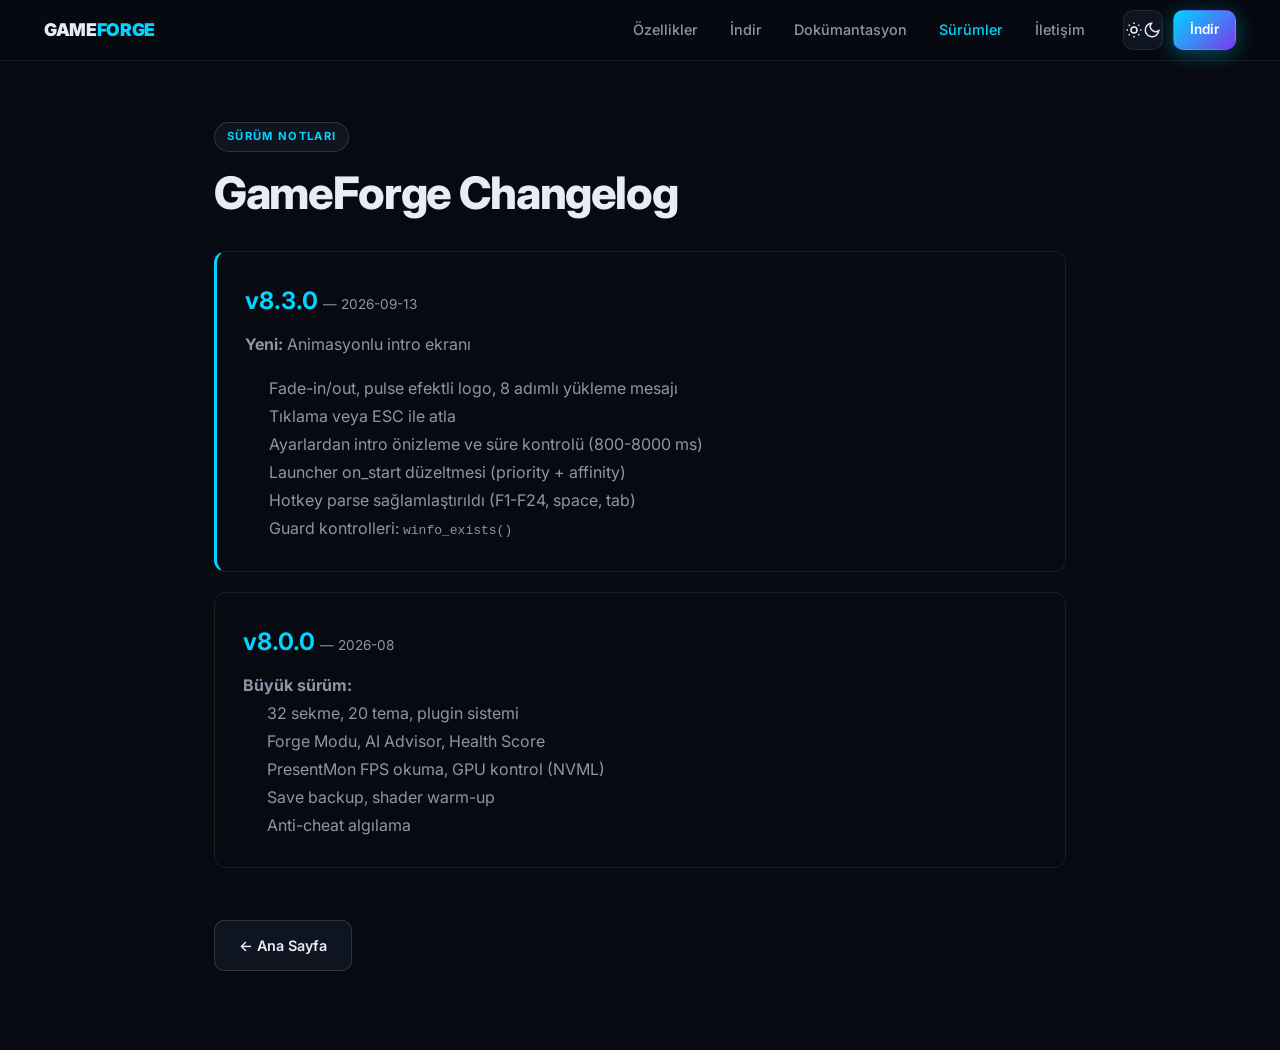
<file: changelog.html>
<!DOCTYPE html>
<html lang="tr" data-theme="dark">
<head>
<meta charset="UTF-8">
<meta name="viewport" content="width=device-width, initial-scale=1.0, viewport-fit=cover">
<meta name="theme-color" content="#070a10">
<title>Sürüm Notları - GameForge</title>
<link rel="icon" type="image/svg+xml" href="../assets/logo.svg">
<link rel="stylesheet" href="../style.css">
<link rel="preconnect" href="https://fonts.googleapis.com">
<link href="https://fonts.googleapis.com/css2?family=Inter:wght@400;500;600;700;800;900&family=JetBrains+Mono:wght@400;600&display=swap" rel="stylesheet">
</head>
<body>

<header class="navbar scrolled">
  <div class="nav-container">
    <a href="../index.html" class="nav-logo">
      <span class="logo-text">GAME<span class="accent">FORGE</span></span>
    </a>
    <nav class="nav-links" id="navLinks">
      <a href="../index.html#features" class="nav-link">Özellikler</a>
      <a href="../index.html#downloads" class="nav-link">İndir</a>
      <a href="docs.html" class="nav-link">Dokümantasyon</a>
      <a href="changelog.html" class="nav-link" style="color:var(--accent)">Sürümler</a>
      <a href="contact.html" class="nav-link">İletişim</a>
    </nav>
    <div class="nav-actions">
      <button class="theme-toggle" id="themeToggle" aria-label="Tema">
        <svg class="icon-sun" viewBox="0 0 24 24" fill="none" stroke="currentColor" stroke-width="2"><circle cx="12" cy="12" r="4"/><path d="M12 2v2M12 20v2M4.93 4.93l1.41 1.41M17.66 17.66l1.41 1.41M2 12h2M20 12h2M4.93 19.07l1.41-1.41M17.66 6.34l1.41-1.41"/></svg>
        <svg class="icon-moon" viewBox="0 0 24 24" fill="none" stroke="currentColor" stroke-width="2"><path d="M21 12.79A9 9 0 1 1 11.21 3 7 7 0 0 0 21 12.79z"/></svg>
      </button>
      <a href="../index.html#downloads" class="btn btn-primary btn-sm">İndir</a>
      <button class="mobile-menu-btn" id="mobileMenuBtn" aria-label="Menü">
        <span></span><span></span><span></span>
      </button>
    </div>
  </div>
</header>

<main style="max-width:900px;margin:120px auto 80px;padding:0 1.5rem;line-height:1.75">
  <div class="section-badge">SÜRÜM NOTLARI</div>
  <h1 class="section-title" style="text-align:left;margin-bottom:2rem">GameForge Changelog</h1>

  <div style="background:var(--panel);border:1px solid var(--border);border-radius:12px;padding:1.75rem;margin-bottom:1.25rem;border-left:3px solid var(--accent)">
    <h2 style="color:var(--accent);margin-bottom:0.5rem">v8.3.0 <span style="font-family:var(--font-mono);font-size:0.85rem;color:var(--text-muted);font-weight:400">— 2026-09-13</span></h2>
    <p style="color:var(--text-muted);margin-bottom:1rem"><strong>Yeni:</strong> Animasyonlu intro ekranı</p>
    <ul style="color:var(--text-muted);padding-left:1.5rem">
      <li>Fade-in/out, pulse efektli logo, 8 adımlı yükleme mesajı</li>
      <li>Tıklama veya ESC ile atla</li>
      <li>Ayarlardan intro önizleme ve süre kontrolü (800-8000 ms)</li>
      <li>Launcher on_start düzeltmesi (priority + affinity)</li>
      <li>Hotkey parse sağlamlaştırıldı (F1-F24, space, tab)</li>
      <li>Guard kontrolleri: <code>winfo_exists()</code></li>
    </ul>
  </div>

  <div style="background:var(--panel);border:1px solid var(--border);border-radius:12px;padding:1.75rem;margin-bottom:1.25rem">
    <h2 style="color:var(--accent);margin-bottom:0.5rem">v8.0.0 <span style="font-family:var(--font-mono);font-size:0.85rem;color:var(--text-muted);font-weight:400">— 2026-08</span></h2>
    <p style="color:var(--text-muted)"><strong>Büyük sürüm:</strong></p>
    <ul style="color:var(--text-muted);padding-left:1.5rem">
      <li>32 sekme, 20 tema, plugin sistemi</li>
      <li>Forge Modu, AI Advisor, Health Score</li>
      <li>PresentMon FPS okuma, GPU kontrol (NVML)</li>
      <li>Save backup, shader warm-up</li>
      <li>Anti-cheat algılama</li>
    </ul>
  </div>

  <a href="../index.html" class="btn btn-ghost" style="margin-top:2rem">← Ana Sayfa</a>
</main>

<script src="../script.js"></script>
</body>
</html>
</file>
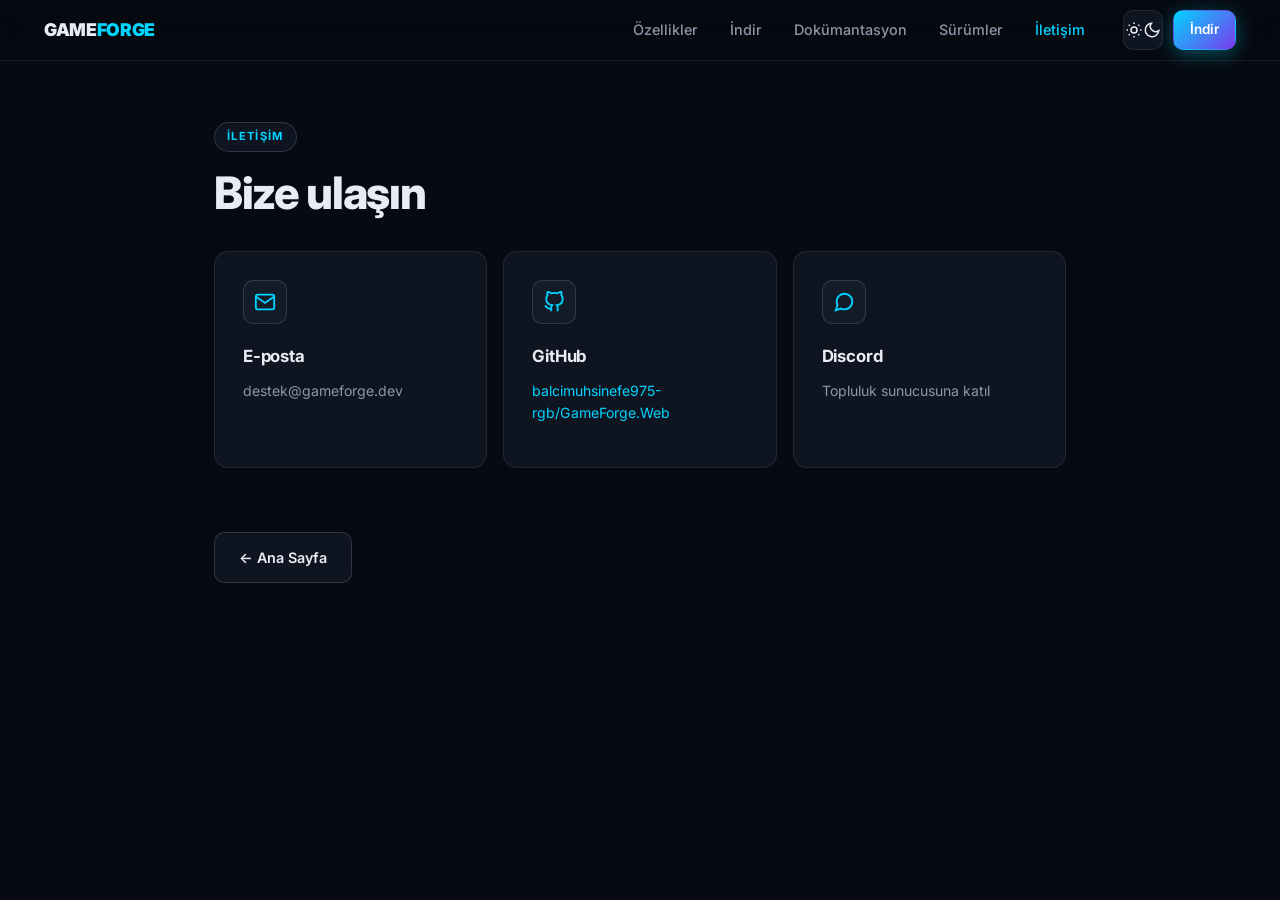
<file: contact.html>
<!DOCTYPE html>
<html lang="tr" data-theme="dark">
<head>
<meta charset="UTF-8">
<meta name="viewport" content="width=device-width, initial-scale=1.0, viewport-fit=cover">
<meta name="theme-color" content="#070a10">
<title>İletişim - GameForge</title>
<link rel="icon" type="image/svg+xml" href="../assets/logo.svg">
<link rel="stylesheet" href="../style.css">
<link rel="preconnect" href="https://fonts.googleapis.com">
<link href="https://fonts.googleapis.com/css2?family=Inter:wght@400;500;600;700;800;900&family=JetBrains+Mono:wght@400;600&display=swap" rel="stylesheet">
</head>
<body>

<header class="navbar scrolled">
  <div class="nav-container">
    <a href="../index.html" class="nav-logo">
      <span class="logo-text">GAME<span class="accent">FORGE</span></span>
    </a>
    <nav class="nav-links" id="navLinks">
      <a href="../index.html#features" class="nav-link">Özellikler</a>
      <a href="../index.html#downloads" class="nav-link">İndir</a>
      <a href="docs.html" class="nav-link">Dokümantasyon</a>
      <a href="changelog.html" class="nav-link">Sürümler</a>
      <a href="contact.html" class="nav-link" style="color:var(--accent)">İletişim</a>
    </nav>
    <div class="nav-actions">
      <button class="theme-toggle" id="themeToggle" aria-label="Tema">
        <svg class="icon-sun" viewBox="0 0 24 24" fill="none" stroke="currentColor" stroke-width="2"><circle cx="12" cy="12" r="4"/><path d="M12 2v2M12 20v2M4.93 4.93l1.41 1.41M17.66 17.66l1.41 1.41M2 12h2M20 12h2M4.93 19.07l1.41-1.41M17.66 6.34l1.41-1.41"/></svg>
        <svg class="icon-moon" viewBox="0 0 24 24" fill="none" stroke="currentColor" stroke-width="2"><path d="M21 12.79A9 9 0 1 1 11.21 3 7 7 0 0 0 21 12.79z"/></svg>
      </button>
      <a href="../index.html#downloads" class="btn btn-primary btn-sm">İndir</a>
      <button class="mobile-menu-btn" id="mobileMenuBtn" aria-label="Menü">
        <span></span><span></span><span></span>
      </button>
    </div>
  </div>
</header>

<main style="max-width:900px;margin:120px auto 80px;padding:0 1.5rem;line-height:1.75">
  <div class="section-badge">İLETİŞİM</div>
  <h1 class="section-title" style="text-align:left;margin-bottom:2rem">Bize ulaşın</h1>

  <div style="display:grid;grid-template-columns:repeat(auto-fit,minmax(240px,1fr));gap:1rem;margin-bottom:2rem">
    <div class="feature-card">
      <div class="feature-icon">
        <svg viewBox="0 0 24 24" fill="none" stroke="currentColor" stroke-width="2"><path d="M4 4h16c1.1 0 2 .9 2 2v12c0 1.1-.9 2-2 2H4c-1.1 0-2-.9-2-2V6c0-1.1.9-2 2-2z"/><polyline points="22,6 12,13 2,6"/></svg>
      </div>
      <h3 class="feature-title">E-posta</h3>
      <p class="feature-desc">destek@gameforge.dev</p>
    </div>

    <div class="feature-card">
      <div class="feature-icon">
        <svg viewBox="0 0 24 24" fill="none" stroke="currentColor" stroke-width="2"><path d="M9 19c-5 1.5-5-2.5-7-3m14 6v-3.87a3.37 3.37 0 0 0-.94-2.61c3.14-.35 6.44-1.54 6.44-7A5.44 5.44 0 0 0 20 4.77 5.07 5.07 0 0 0 19.91 1S18.73.65 16 2.48a13.38 13.38 0 0 0-7 0C6.27.65 5.09 1 5.09 1A5.07 5.07 0 0 0 5 4.77a5.44 5.44 0 0 0-1.5 3.78c0 5.42 3.3 6.61 6.44 7A3.37 3.37 0 0 0 9 18.13V22"/></svg>
      </div>
      <h3 class="feature-title">GitHub</h3>
      <p class="feature-desc"><a href="https://github.com/balcimuhsinefe975-rgb/GameForge.Web" target="_blank" rel="noopener" style="color:var(--accent)">balcimuhsinefe975-rgb/GameForge.Web</a></p>
    </div>

    <div class="feature-card">
      <div class="feature-icon">
        <svg viewBox="0 0 24 24" fill="none" stroke="currentColor" stroke-width="2"><path d="M21 11.5a8.38 8.38 0 0 1-.9 3.8 8.5 8.5 0 0 1-7.6 4.7 8.38 8.38 0 0 1-3.8-.9L3 21l1.9-5.7a8.38 8.38 0 0 1-.9-3.8 8.5 8.5 0 0 1 4.7-7.6 8.38 8.38 0 0 1 3.8-.9h.5a8.48 8.48 0 0 1 8 8v.5z"/></svg>
      </div>
      <h3 class="feature-title">Discord</h3>
      <p class="feature-desc">Topluluk sunucusuna katıl</p>
    </div>
  </div>

  <a href="../index.html" class="btn btn-ghost" style="margin-top:2rem">← Ana Sayfa</a>
</main>

<script src="../script.js"></script>
</body>
</html>
</file>
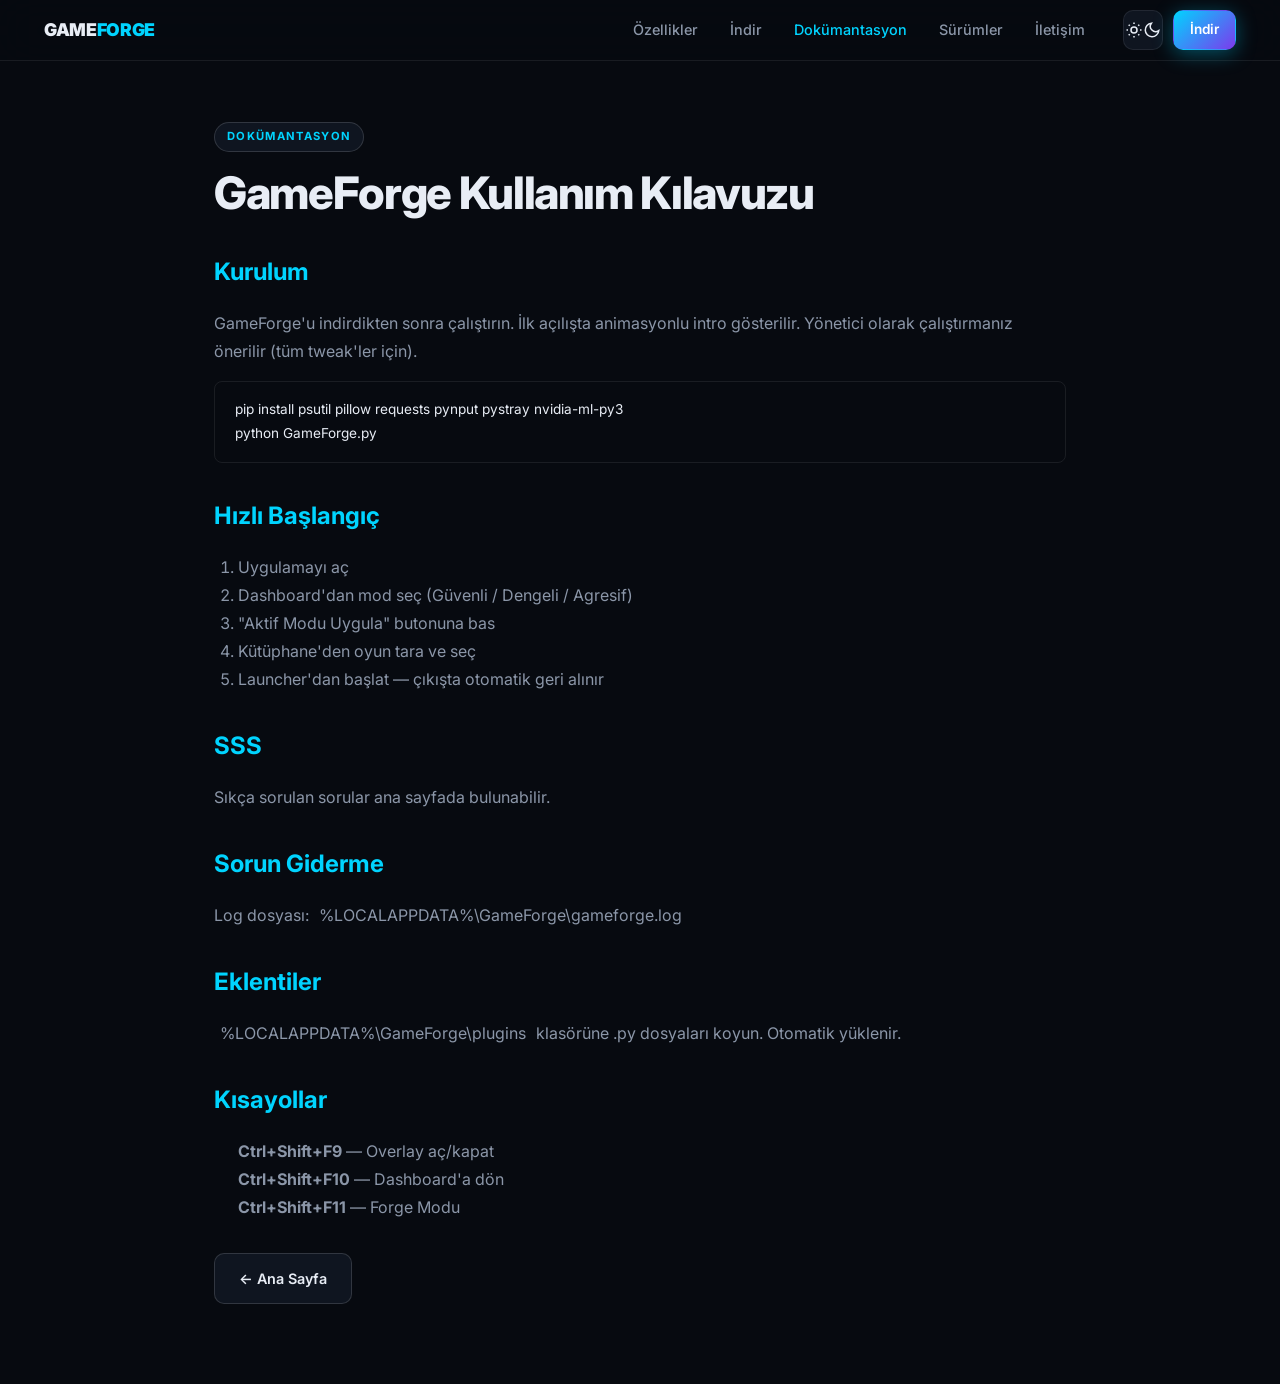
<file: pages.html>
<!DOCTYPE html>
<html lang="tr" data-theme="dark">
<head>
<meta charset="UTF-8">
<meta name="viewport" content="width=device-width, initial-scale=1.0, viewport-fit=cover">
<meta name="theme-color" content="#070a10">
<title>Dokümantasyon - GameForge</title>
<link rel="icon" type="image/svg+xml" href="../assets/logo.svg">
<link rel="stylesheet" href="../style.css">
<link rel="preconnect" href="https://fonts.googleapis.com">
<link href="https://fonts.googleapis.com/css2?family=Inter:wght@400;500;600;700;800;900&family=JetBrains+Mono:wght@400;600&display=swap" rel="stylesheet">
</head>
<body>

<header class="navbar scrolled">
  <div class="nav-container">
    <a href="../index.html" class="nav-logo">
      <span class="logo-text">GAME<span class="accent">FORGE</span></span>
    </a>
    <nav class="nav-links" id="navLinks">
      <a href="../index.html#features" class="nav-link">Özellikler</a>
      <a href="../index.html#downloads" class="nav-link">İndir</a>
      <a href="docs.html" class="nav-link" style="color:var(--accent)">Dokümantasyon</a>
      <a href="changelog.html" class="nav-link">Sürümler</a>
      <a href="contact.html" class="nav-link">İletişim</a>
    </nav>
    <div class="nav-actions">
      <button class="theme-toggle" id="themeToggle" aria-label="Tema">
        <svg class="icon-sun" viewBox="0 0 24 24" fill="none" stroke="currentColor" stroke-width="2"><circle cx="12" cy="12" r="4"/><path d="M12 2v2M12 20v2M4.93 4.93l1.41 1.41M17.66 17.66l1.41 1.41M2 12h2M20 12h2M4.93 19.07l1.41-1.41M17.66 6.34l1.41-1.41"/></svg>
        <svg class="icon-moon" viewBox="0 0 24 24" fill="none" stroke="currentColor" stroke-width="2"><path d="M21 12.79A9 9 0 1 1 11.21 3 7 7 0 0 0 21 12.79z"/></svg>
      </button>
      <a href="../index.html#downloads" class="btn btn-primary btn-sm">İndir</a>
      <button class="mobile-menu-btn" id="mobileMenuBtn" aria-label="Menü">
        <span></span><span></span><span></span>
      </button>
    </div>
  </div>
</header>

<main style="max-width:900px;margin:120px auto 80px;padding:0 1.5rem;line-height:1.75">
  <div class="section-badge">DOKÜMANTASYON</div>
  <h1 class="section-title" style="text-align:left;margin-bottom:2rem">GameForge Kullanım Kılavuzu</h1>

  <h2 id="install" style="color:var(--accent);margin:2rem 0 1rem">Kurulum</h2>
  <p style="color:var(--text-muted);margin-bottom:1rem">
    GameForge'u indirdikten sonra çalıştırın. İlk açılışta animasyonlu intro gösterilir.
    Yönetici olarak çalıştırmanız önerilir (tüm tweak'ler için).
  </p>

  <pre style="background:var(--panel);padding:1rem 1.25rem;border-radius:8px;border:1px solid var(--border);overflow-x:auto;font-family:var(--font-mono);font-size:0.85rem;color:var(--text)">pip install psutil pillow requests pynput pystray nvidia-ml-py3
python GameForge.py</pre>

  <h2 id="quickstart" style="color:var(--accent);margin:2rem 0 1rem">Hızlı Başlangıç</h2>
  <ol style="color:var(--text-muted);padding-left:1.5rem">
    <li>Uygulamayı aç</li>
    <li>Dashboard'dan mod seç (Güvenli / Dengeli / Agresif)</li>
    <li>"Aktif Modu Uygula" butonuna bas</li>
    <li>Kütüphane'den oyun tara ve seç</li>
    <li>Launcher'dan başlat — çıkışta otomatik geri alınır</li>
  </ol>

  <h2 id="faq" style="color:var(--accent);margin:2rem 0 1rem">SSS</h2>
  <p style="color:var(--text-muted)">Sıkça sorulan sorular ana sayfada bulunabilir.</p>

  <h2 id="troubleshoot" style="color:var(--accent);margin:2rem 0 1rem">Sorun Giderme</h2>
  <p style="color:var(--text-muted)">
    Log dosyası: <code style="font-family:var(--font-mono);background:var(--panel);padding:2px 6px;border-radius:4px">%LOCALAPPDATA%\GameForge\gameforge.log</code>
  </p>

  <h2 id="plugins" style="color:var(--accent);margin:2rem 0 1rem">Eklentiler</h2>
  <p style="color:var(--text-muted)">
    <code style="font-family:var(--font-mono);background:var(--panel);padding:2px 6px;border-radius:4px">%LOCALAPPDATA%\GameForge\plugins</code> klasörüne .py dosyaları koyun. Otomatik yüklenir.
  </p>

  <h2 id="hotkeys" style="color:var(--accent);margin:2rem 0 1rem">Kısayollar</h2>
  <ul style="color:var(--text-muted);padding-left:1.5rem">
    <li><strong>Ctrl+Shift+F9</strong> — Overlay aç/kapat</li>
    <li><strong>Ctrl+Shift+F10</strong> — Dashboard'a dön</li>
    <li><strong>Ctrl+Shift+F11</strong> — Forge Modu</li>
  </ul>

  <a href="../index.html" class="btn btn-ghost" style="margin-top:2rem">← Ana Sayfa</a>
</main>

<script src="../script.js"></script>
</body>
</html>
</file>
<file: style.css>
/* ============================================
   GAMEFORGE - MODERN STYLE v2.0
   ============================================ */

/* ===== THEME VARIABLES ===== */
:root {
  --bg: #070a10;
  --bg-alt: #0b1019;
  --bg-card: #0f1520;
  --bg-elevated: #141b28;
  --border: rgba(255,255,255,0.08);
  --border-strong: rgba(255,255,255,0.14);
  --text: #e8edf5;
  --text-muted: #8b96a8;
  --text-dim: #5a6478;
  --accent: #00d4ff;
  --accent-2: #7c3aed;
  --accent-glow: rgba(0,212,255,0.35);
  --gradient: linear-gradient(135deg, var(--accent), var(--accent-2));
  --radius: 14px;
  --radius-lg: 20px;
  --radius-sm: 10px;
  --shadow: 0 10px 40px rgba(0,0,0,0.5);
  --shadow-accent: 0 10px 40px var(--accent-glow);
  --font: 'Inter', system-ui, -apple-system, sans-serif;
  --mono: 'JetBrains Mono', monospace;
  --transition: all 0.3s cubic-bezier(0.4, 0, 0.2, 1);
}

/* ===== THEME: CYBERPUNK ===== */
[data-accent="cyberpunk"] {
  --accent: #ff00ea;
  --accent-2: #00fff0;
  --accent-glow: rgba(255,0,234,0.35);
  --bg: #0a0015;
  --bg-alt: #12001f;
  --bg-card: #1a0030;
  --bg-elevated: #220040;
  --text: #f5e8ff;
}

/* ===== THEME: MATRIX ===== */
[data-accent="matrix"] {
  --accent: #00ff41;
  --accent-2: #00b32d;
  --accent-glow: rgba(0,255,65,0.35);
  --bg: #000000;
  --bg-alt: #050a05;
  --bg-card: #0a140a;
  --bg-elevated: #0f1f0f;
  --text: #d4ffd4;
}

/* ===== THEME: NEON ===== */
[data-accent="neon"] {
  --accent: #f857a6;
  --accent-2: #ff5858;
  --accent-glow: rgba(248,87,166,0.35);
  --bg: #0f0c29;
  --bg-alt: #1a1540;
  --bg-card: #241b4d;
  --bg-elevated: #2d235c;
  --text: #ffe8f5;
}

/* ===== THEME: AURORA ===== */
[data-accent="aurora"] {
  --accent: #7f5af0;
  --accent-2: #2cb67d;
  --accent-glow: rgba(127,90,240,0.35);
  --bg: #0f2027;
  --bg-alt: #142c36;
  --bg-card: #1a3844;
  --bg-elevated: #204452;
  --text: #e0f2f7;
}

/* ===== THEME: LIGHT ===== */
[data-theme="light"] {
  --bg: #f8fafc;
  --bg-alt: #ffffff;
  --bg-card: #ffffff;
  --bg-elevated: #f1f5f9;
  --border: rgba(0,0,0,0.08);
  --border-strong: rgba(0,0,0,0.14);
  --text: #0f172a;
  --text-muted: #64748b;
  --text-dim: #94a3b8;
  --accent: #2563eb;
  --accent-2: #7c3aed;
  --accent-glow: rgba(37,99,235,0.25);
  --shadow: 0 10px 40px rgba(0,0,0,0.08);
}

[data-theme="light"][data-accent="cyberpunk"] {
  --accent: #d946ef;
  --accent-2: #06b6d4;
  --accent-glow: rgba(217,70,239,0.25);
}

[data-theme="light"][data-accent="matrix"] {
  --accent: #16a34a;
  --accent-2: #059669;
  --accent-glow: rgba(22,163,74,0.25);
}

[data-theme="light"][data-accent="neon"] {
  --accent: #ec4899;
  --accent-2: #f97316;
  --accent-glow: rgba(236,72,153,0.25);
}

[data-theme="light"][data-accent="aurora"] {
  --accent: #7c3aed;
  --accent-2: #0d9488;
  --accent-glow: rgba(124,58,237,0.25);
}

/* ===== RESET ===== */
*, *::before, *::after {
  box-sizing: border-box;
  margin: 0;
  padding: 0;
}

html {
  scroll-behavior: smooth;
  scroll-padding-top: 80px;
  -webkit-text-size-adjust: 100%;
}

body {
  font-family: var(--font);
  background: var(--bg);
  color: var(--text);
  line-height: 1.6;
  overflow-x: hidden;
  transition: background 0.4s ease, color 0.4s ease;
}

img, svg { display: block; max-width: 100%; }
a { color: inherit; text-decoration: none; }
button { font-family: inherit; cursor: pointer; border: none; background: none; color: inherit; }
ul { list-style: none; }

::selection {
  background: var(--accent);
  color: var(--bg);
}

/* ===== SCROLLBAR ===== */
::-webkit-scrollbar { width: 10px; }
::-webkit-scrollbar-track { background: var(--bg); }
::-webkit-scrollbar-thumb {
  background: var(--border-strong);
  border-radius: 10px;
}
::-webkit-scrollbar-thumb:hover { background: var(--accent); }

/* ===== CONTAINER ===== */
.container {
  width: 100%;
  max-width: 1240px;
  margin: 0 auto;
  padding: 0 24px;
}

/* ===== PRELOADER ===== */
#preloader {
  position: fixed;
  inset: 0;
  background: var(--bg);
  z-index: 9999;
  display: flex;
  align-items: center;
  justify-content: center;
  transition: opacity 0.5s ease, visibility 0.5s ease;
}

#preloader.hidden {
  opacity: 0;
  visibility: hidden;
}

.preloader-inner { text-align: center; }

.preloader-logo {
  font-size: 2.5rem;
  font-weight: 900;
  letter-spacing: -0.03em;
  margin-bottom: 24px;
}

.preloader-game { color: var(--text); }
.preloader-forge { color: var(--accent); }

.preloader-bar {
  width: 200px;
  height: 3px;
  background: var(--border);
  border-radius: 3px;
  overflow: hidden;
  margin: 0 auto 12px;
}

.preloader-fill {
  height: 100%;
  width: 0;
  background: var(--gradient);
  border-radius: 3px;
  animation: preloadFill 1.5s ease forwards;
}

@keyframes preloadFill {
  to { width: 100%; }
}

.preloader-text {
  font-size: 0.8rem;
  color: var(--text-muted);
  letter-spacing: 0.1em;
  text-transform: uppercase;
}

/* ===== NAVBAR ===== */
.navbar {
  position: fixed;
  top: 0;
  left: 0;
  right: 0;
  z-index: 1000;
  padding: 16px 0;
  transition: var(--transition);
  background: transparent;
}

.navbar.scrolled {
  background: color-mix(in srgb, var(--bg) 85%, transparent);
  backdrop-filter: blur(20px);
  -webkit-backdrop-filter: blur(20px);
  border-bottom: 1px solid var(--border);
  padding: 10px 0;
}

.nav-container {
  max-width: 1240px;
  margin: 0 auto;
  padding: 0 24px;
  display: flex;
  align-items: center;
  justify-content: space-between;
  gap: 24px;
}

.nav-logo {
  display: flex;
  align-items: center;
  gap: 10px;
  font-weight: 900;
  font-size: 1.1rem;
  letter-spacing: -0.02em;
  flex-shrink: 0;
}

.logo-icon {
  width: 34px;
  height: 34px;
  color: var(--accent);
  transition: var(--transition);
}

.nav-logo:hover .logo-icon {
  transform: rotate(-8deg) scale(1.08);
}

.logo-text { color: var(--text); }
.logo-text .accent { color: var(--accent); }

.nav-links {
  display: flex;
  align-items: center;
  gap: 4px;
  margin-left: auto;
}

.nav-link {
  padding: 8px 14px;
  border-radius: var(--radius-sm);
  font-size: 0.9rem;
  font-weight: 500;
  color: var(--text-muted);
  transition: var(--transition);
  position: relative;
}

.nav-link:hover {
  color: var(--text);
  background: var(--bg-elevated);
}

.nav-actions {
  display: flex;
  align-items: center;
  gap: 10px;
  flex-shrink: 0;
}

/* ===== THEME PICKER ===== */
.theme-picker { position: relative; }

.theme-toggle {
  width: 40px;
  height: 40px;
  border-radius: var(--radius-sm);
  border: 1px solid var(--border);
  background: var(--bg-card);
  color: var(--text);
  display: flex;
  align-items: center;
  justify-content: center;
  transition: var(--transition);
}

.theme-toggle:hover {
  border-color: var(--accent);
  color: var(--accent);
  transform: translateY(-2px);
}

.theme-toggle svg { width: 18px; height: 18px; }

.theme-dropdown {
  position: absolute;
  top: calc(100% + 10px);
  right: 0;
  width: 220px;
  background: var(--bg-card);
  border: 1px solid var(--border-strong);
  border-radius: var(--radius);
  padding: 12px;
  box-shadow: var(--shadow);
  opacity: 0;
  visibility: hidden;
  transform: translateY(-8px);
  transition: var(--transition);
  z-index: 100;
}

.theme-dropdown.open {
  opacity: 1;
  visibility: visible;
  transform: translateY(0);
}

.theme-dropdown-title {
  font-size: 0.75rem;
  font-weight: 700;
  color: var(--text-dim);
  text-transform: uppercase;
  letter-spacing: 0.08em;
  margin-bottom: 10px;
  padding: 0 6px;
}

.theme-options {
  display: flex;
  flex-direction: column;
  gap: 2px;
}

.theme-option {
  display: flex;
  align-items: center;
  gap: 10px;
  padding: 8px 10px;
  border-radius: var(--radius-sm);
  font-size: 0.85rem;
  font-weight: 500;
  color: var(--text-muted);
  transition: var(--transition);
  text-align: left;
  width: 100%;
}

.theme-option:hover {
  background: var(--bg-elevated);
  color: var(--text);
}

.theme-option.active {
  background: var(--bg-elevated);
  color: var(--accent);
}

.theme-swatch {
  width: 20px;
  height: 20px;
  border-radius: 6px;
  background: var(--swatch);
  border: 1px solid var(--border-strong);
  flex-shrink: 0;
}

/* ===== BUTTONS ===== */
.btn {
  display: inline-flex;
  align-items: center;
  justify-content: center;
  gap: 8px;
  padding: 12px 24px;
  border-radius: var(--radius-sm);
  font-size: 0.9rem;
  font-weight: 600;
  transition: var(--transition);
  white-space: nowrap;
  cursor: pointer;
  border: 1px solid transparent;
}

.btn-sm { padding: 8px 16px; font-size: 0.85rem; }
.btn-lg { padding: 15px 32px; font-size: 1rem; }

.btn-primary {
  background: var(--gradient);
  color: #fff;
  box-shadow: 0 4px 20px var(--accent-glow);
}

.btn-primary:hover {
  transform: translateY(-2px);
  box-shadow: 0 8px 30px var(--accent-glow);
  filter: brightness(1.1);
}

.btn-ghost {
  background: var(--bg-card);
  color: var(--text);
  border-color: var(--border-strong);
}

.btn-ghost:hover {
  border-color: var(--accent);
  color: var(--accent);
  transform: translateY(-2px);
}

/* ===== MOBILE MENU BTN ===== */
.mobile-menu-btn {
  display: none;
  flex-direction: column;
  gap: 5px;
  width: 40px;
  height: 40px;
  align-items: center;
  justify-content: center;
  border-radius: var(--radius-sm);
  border: 1px solid var(--border);
  background: var(--bg-card);
}

.mobile-menu-btn span {
  width: 18px;
  height: 2px;
  background: var(--text);
  border-radius: 2px;
  transition: var(--transition);
}

.mobile-menu-btn.open span:nth-child(1) {
  transform: translateY(7px) rotate(45deg);
}
.mobile-menu-btn.open span:nth-child(2) { opacity: 0; }
.mobile-menu-btn.open span:nth-child(3) {
  transform: translateY(-7px) rotate(-45deg);
}

/* ===== HERO ===== */
.hero {
  position: relative;
  min-height: 100vh;
  display: flex;
  align-items: center;
  padding: 120px 0 80px;
  overflow: hidden;
}

.hero-bg {
  position: absolute;
  inset: 0;
  z-index: 0;
  pointer-events: none;
}

.hero-glow {
  position: absolute;
  border-radius: 50%;
  filter: blur(100px);
  opacity: 0.4;
}

.hero-glow-1 {
  width: 500px;
  height: 500px;
  background: var(--accent);
  top: -150px;
  left: -150px;
  animation: floatGlow 12s ease-in-out infinite;
}

.hero-glow-2 {
  width: 400px;
  height: 400px;
  background: var(--accent-2);
  bottom: -100px;
  right: -100px;
  animation: floatGlow 15s ease-in-out infinite reverse;
}

.hero-glow-3 {
  width: 300px;
  height: 300px;
  background: var(--accent);
  top: 40%;
  left: 50%;
  opacity: 0.15;
  animation: floatGlow 18s ease-in-out infinite;
}

@keyframes floatGlow {
  0%, 100% { transform: translate(0, 0) scale(1); }
  33% { transform: translate(40px, -30px) scale(1.1); }
  66% { transform: translate(-30px, 30px) scale(0.95); }
}

.hero-grid {
  position: absolute;
  inset: 0;
  background-image:
    linear-gradient(var(--border) 1px, transparent 1px),
    linear-gradient(90deg, var(--border) 1px, transparent 1px);
  background-size: 50px 50px;
  mask-image: radial-gradient(ellipse at center, black 20%, transparent 70%);
  -webkit-mask-image: radial-gradient(ellipse at center, black 20%, transparent 70%);
  opacity: 0.5;
}

.hero-container {
  position: relative;
  z-index: 2;
  display: grid;
  grid-template-columns: 1fr 1fr;
  gap: 60px;
  align-items: center;
}

.hero-content { max-width: 580px; }

.hero-badge {
  display: inline-flex;
  align-items: center;
  gap: 8px;
  padding: 6px 14px;
  border-radius: 100px;
  background: var(--bg-card);
  border: 1px solid var(--border-strong);
  font-size: 0.8rem;
  font-weight: 500;
  color: var(--text-muted);
  margin-bottom: 24px;
  animation: fadeInUp 0.6s ease both;
}

.badge-dot {
  width: 7px;
  height: 7px;
  border-radius: 50%;
  background: var(--accent);
  box-shadow: 0 0 12px var(--accent);
  animation: pulse 2s ease-in-out infinite;
}

@keyframes pulse {
  0%, 100% { opacity: 1; transform: scale(1); }
  50% { opacity: 0.5; transform: scale(0.85); }
}

.badge-new {
  padding: 2px 8px;
  border-radius: 100px;
  background: var(--accent);
  color: var(--bg);
  font-size: 0.65rem;
  font-weight: 800;
  letter-spacing: 0.05em;
}

.hero-title {
  font-size: clamp(2.5rem, 6vw, 4.5rem);
  font-weight: 900;
  line-height: 1.05;
  letter-spacing: -0.04em;
  margin-bottom: 24px;
  animation: fadeInUp 0.6s ease 0.1s both;
}

.gradient-text {
  background: var(--gradient);
  -webkit-background-clip: text;
  background-clip: text;
  -webkit-text-fill-color: transparent;
  color: transparent;
}

.hero-subtitle {
  font-size: 1.05rem;
  color: var(--text-muted);
  margin-bottom: 32px;
  max-width: 480px;
  animation: fadeInUp 0.6s ease 0.2s both;
}

.hero-actions {
  display: flex;
  gap: 12px;
  flex-wrap: wrap;
  margin-bottom: 48px;
  animation: fadeInUp 0.6s ease 0.3s both;
}

.hero-stats {
  display: flex;
  gap: 32px;
  animation: fadeInUp 0.6s ease 0.4s both;
}

.stat-value {
  font-size: 1.6rem;
  font-weight: 800;
  letter-spacing: -0.02em;
  background: var(--gradient);
  -webkit-background-clip: text;
  background-clip: text;
  -webkit-text-fill-color: transparent;
}

.stat-label {
  font-size: 0.8rem;
  color: var(--text-dim);
  font-weight: 500;
}

@keyframes fadeInUp {
  from { opacity: 0; transform: translateY(20px); }
  to { opacity: 1; transform: translateY(0); }
}

/* ===== HERO VISUAL / MOCKUP ===== */
.hero-visual {
  animation: fadeInUp 0.8s ease 0.3s both;
}

.mockup-window {
  background: var(--bg-card);
  border: 1px solid var(--border-strong);
  border-radius: var(--radius-lg);
  overflow: hidden;
  box-shadow: var(--shadow), 0 0 60px var(--accent-glow);
  transform: perspective(1200px) rotateY(-8deg) rotateX(4deg);
  transition: var(--transition);
}

.mockup-window:hover {
  transform: perspective(1200px) rotateY(-4deg) rotateX(2deg) translateY(-8px);
}

.mockup-titlebar {
  display: flex;
  align-items: center;
  gap: 12px;
  padding: 12px 16px;
  background: var(--bg-elevated);
  border-bottom: 1px solid var(--border);
}

.mockup-dots { display: flex; gap: 6px; }

.dot {
  width: 11px;
  height: 11px;
  border-radius: 50%;
}
.dot-red { background: #ff5f57; }
.dot-yellow { background: #febc2e; }
.dot-green { background: #28c840; }

.mockup-title {
  font-size: 0.75rem;
  font-weight: 600;
  color: var(--text-muted);
  font-family: var(--mono);
}

.mockup-body {
  display: grid;
  grid-template-columns: 140px 1fr;
  min-height: 320px;
}

.mockup-sidebar {
  background: var(--bg-alt);
  border-right: 1px solid var(--border);
  padding: 14px 10px;
  display: flex;
  flex-direction: column;
  gap: 4px;
}

.mockup-sidebar-item {
  display: flex;
  align-items: center;
  gap: 8px;
  padding: 8px 10px;
  border-radius: 8px;
  font-size: 0.75rem;
  font-weight: 500;
  color: var(--text-dim);
  transition: var(--transition);
}

.mockup-sidebar-item.active {
  background: var(--bg-elevated);
  color: var(--accent);
}

.sidebar-dot {
  width: 5px;
  height: 5px;
  border-radius: 50%;
  background: currentColor;
  opacity: 0.6;
}

.mockup-content { padding: 16px; }

.mockup-header {
  display: flex;
  justify-content: space-between;
  align-items: center;
  margin-bottom: 16px;
}

.mockup-badge {
  padding: 4px 10px;
  border-radius: 6px;
  background: var(--accent);
  color: var(--bg);
  font-size: 0.65rem;
  font-weight: 800;
  letter-spacing: 0.05em;
}

.mockup-health {
  font-size: 0.7rem;
  font-weight: 600;
  color: var(--text-muted);
  font-family: var(--mono);
}

.mockup-health strong { color: var(--accent); }

.mockup-cards {
  display: grid;
  grid-template-columns: repeat(3, 1fr);
  gap: 10px;
  margin-bottom: 16px;
}

.mockup-card {
  padding: 12px;
  background: var(--bg-elevated);
  border-radius: 10px;
  border: 1px solid var(--border);
}

.mockup-card-label {
  font-size: 0.65rem;
  color: var(--text-dim);
  font-weight: 600;
  text-transform: uppercase;
  letter-spacing: 0.05em;
  margin-bottom: 4px;
}

.mockup-card-value {
  font-size: 1.1rem;
  font-weight: 800;
  font-family: var(--mono);
  color: var(--accent);
}

.mockup-card-bar {
  height: 3px;
  background: var(--border);
  border-radius: 3px;
  margin-top: 6px;
  overflow: hidden;
}

.mockup-card-bar div {
  height: 100%;
  background: var(--accent);
  border-radius: 3px;
}

.mockup-progress { margin-bottom: 16px; }

.mockup-progress-label {
  display: flex;
  justify-content: space-between;
  font-size: 0.7rem;
  color: var(--text-muted);
  margin-bottom: 6px;
  font-weight: 600;
}

.mockup-progress-pct { color: var(--accent); font-family: var(--mono); }

.mockup-progress-bar {
  height: 6px;
  background: var(--border);
  border-radius: 6px;
  overflow: hidden;
}

.mockup-progress-fill {
  height: 100%;
  width: 78%;
  background: var(--gradient);
  border-radius: 6px;
  animation: progressPulse 2.5s ease-in-out infinite;
}

@keyframes progressPulse {
  0%, 100% { opacity: 1; }
  50% { opacity: 0.7; }
}

.mockup-mini-stats {
  display: grid;
  grid-template-columns: repeat(3, 1fr);
  gap: 10px;
}

.mini-stat {
  padding: 10px;
  background: var(--bg-elevated);
  border-radius: 8px;
  text-align: center;
  border: 1px solid var(--border);
}

.mini-stat-label {
  font-size: 0.6rem;
  color: var(--text-dim);
  text-transform: uppercase;
  letter-spacing: 0.05em;
  margin-bottom: 2px;
}

.mini-stat-value {
  font-size: 0.95rem;
  font-weight: 800;
  font-family: var(--mono);
  color: var(--accent);
}

/* ===== SCROLL INDICATOR ===== */
.scroll-indicator {
  position: absolute;
  bottom: 30px;
  left: 50%;
  transform: translateX(-50%);
  display: flex;
  flex-direction: column;
  align-items: center;
  gap: 8px;
  z-index: 2;
  animation: fadeInUp 0.6s ease 0.8s both;
}

.scroll-mouse {
  width: 22px;
  height: 34px;
  border: 2px solid var(--text-dim);
  border-radius: 12px;
  display: flex;
  justify-content: center;
  padding-top: 6px;
}

.scroll-wheel {
  width: 3px;
  height: 6px;
  background: var(--accent);
  border-radius: 3px;
  animation: scrollWheel 1.8s ease-in-out infinite;
}

@keyframes scrollWheel {
  0% { opacity: 0; transform: translateY(0); }
  50% { opacity: 1; }
  100% { opacity: 0; transform: translateY(10px); }
}

.scroll-text {
  font-size: 0.65rem;
  color: var(--text-dim);
  text-transform: uppercase;
  letter-spacing: 0.15em;
  font-weight: 600;
}

/* ===== TRUST ===== */
.trust {
  padding: 40px 0;
  border-top: 1px solid var(--border);
  border-bottom: 1px solid var(--border);
  background: var(--bg-alt);
}

.trust-label {
  text-align: center;
  font-size: 0.75rem;
  color: var(--text-dim);
  text-transform: uppercase;
  letter-spacing: 0.15em;
  font-weight: 600;
  margin-bottom: 20px;
}

.trust-logos {
  display: flex;
  justify-content: center;
  align-items: center;
  gap: 48px;
  flex-wrap: wrap;
}

.trust-logo {
  font-size: 1rem;
  font-weight: 700;
  color: var(--text-dim);
  transition: var(--transition);
  letter-spacing: -0.01em;
}

.trust-logo:hover { color: var(--accent); }

/* ===== SECTIONS ===== */
.section-header {
  text-align: center;
  max-width: 700px;
  margin: 0 auto 56px;
}

.section-badge {
  display: inline-block;
  padding: 4px 12px;
  border-radius: 100px;
  background: var(--bg-card);
  border: 1px solid var(--border-strong);
  font-size: 0.7rem;
  font-weight: 700;
  letter-spacing: 0.12em;
  color: var(--accent);
  margin-bottom: 16px;
}

.section-title {
  font-size: clamp(1.8rem, 4vw, 2.8rem);
  font-weight: 800;
  letter-spacing: -0.03em;
  margin-bottom: 12px;
  line-height: 1.15;
}

.section-subtitle {
  font-size: 1rem;
  color: var(--text-muted);
}

/* ===== FEATURES ===== */
.features { padding: 100px 0; }

.features-grid {
  display: grid;
  grid-template-columns: repeat(auto-fit, minmax(260px, 1fr));
  gap: 20px;
}

.feature-card {
  padding: 28px;
  background: var(--bg-card);
  border: 1px solid var(--border);
  border-radius: var(--radius);
  transition: var(--transition);
  position: relative;
  overflow: hidden;
}

.feature-card::before {
  content: '';
  position: absolute;
  inset: 0;
  background: var(--gradient);
  opacity: 0;
  transition: var(--transition);
  z-index: 0;
}

.feature-card > * { position: relative; z-index: 1; }

.feature-card:hover {
  transform: translateY(-4px);
  border-color: var(--accent);
  box-shadow: 0 20px 40px -20px var(--accent-glow);
}

.feature-card:hover::before { opacity: 0.04; }

.feature-icon {
  width: 44px;
  height: 44px;
  border-radius: 10px;
  background: var(--bg-elevated);
  border: 1px solid var(--border-strong);
  display: flex;
  align-items: center;
  justify-content: center;
  color: var(--accent);
  margin-bottom: 18px;
  transition: var(--transition);
}

.feature-card:hover .feature-icon {
  background: var(--accent);
  color: var(--bg);
  transform: scale(1.05);
}

.feature-icon svg { width: 22px; height: 22px; }

.feature-title {
  font-size: 1.05rem;
  font-weight: 700;
  margin-bottom: 8px;
  letter-spacing: -0.01em;
}

.feature-desc {
  font-size: 0.88rem;
  color: var(--text-muted);
  line-height: 1.6;
  margin-bottom: 14px;
}

.feature-tag {
  display: inline-block;
  padding: 3px 10px;
  border-radius: 100px;
  background: var(--bg-elevated);
  border: 1px solid var(--border);
  font-size: 0.65rem;
  font-weight: 700;
  color: var(--accent);
  text-transform: uppercase;
  letter-spacing: 0.05em;
}

/* ===== SCREENSHOTS ===== */
.screenshots {
  padding: 100px 0;
  background: var(--bg-alt);
}

.screenshot-tabs {
  display: flex;
  justify-content: center;
  gap: 8px;
  flex-wrap: wrap;
  margin-bottom: 32px;
}

.tab-btn {
  padding: 9px 18px;
  border-radius: 100px;
  background: var(--bg-card);
  border: 1px solid var(--border);
  font-size: 0.85rem;
  font-weight: 600;
  color: var(--text-muted);
  transition: var(--transition);
}

.tab-btn:hover { color: var(--text); border-color: var(--border-strong); }

.tab-btn.active {
  background: var(--gradient);
  color: #fff;
  border-color: transparent;
  box-shadow: 0 4px 16px var(--accent-glow);
}

.screenshot-viewer {
  position: relative;
  max-width: 900px;
  margin: 0 auto;
}

.screenshot-item {
  display: none;
  animation: fadeIn 0.4s ease;
}

.screenshot-item.active { display: block; }

@keyframes fadeIn {
  from { opacity: 0; transform: translateY(10px); }
  to { opacity: 1; transform: translateY(0); }
}

.screenshot-mockup {
  background: var(--bg-card);
  border: 1px solid var(--border-strong);
  border-radius: var(--radius-lg);
  overflow: hidden;
  box-shadow: var(--shadow);
}

.sm-titlebar {
  display: flex;
  align-items: center;
  gap: 8px;
  padding: 12px 16px;
  background: var(--bg-elevated);
  border-bottom: 1px solid var(--border);
}

.sm-titlebar .dot { width: 11px; height: 11px; }

.sm-title {
  margin-left: 12px;
  font-size: 0.75rem;
  font-weight: 600;
  color: var(--text-muted);
  font-family: var(--mono);
}

.sm-body {
  display: grid;
  grid-template-columns: 160px 1fr;
  min-height: 380px;
}

.sm-sidebar {
  background: var(--bg-alt);
  border-right: 1px solid var(--border);
  padding: 14px 10px;
  display: flex;
  flex-direction: column;
  gap: 4px;
}

.sm-side-item {
  padding: 9px 12px;
  border-radius: 8px;
  font-size: 0.78rem;
  font-weight: 500;
  color: var(--text-dim);
  transition: var(--transition);
}

.sm-side-item.active {
  background: var(--bg-elevated);
  color: var(--accent);
}

.sm-main { padding: 20px; }

.sm-header {
  display: flex;
  justify-content: space-between;
  margin-bottom: 18px;
}

.sm-badge {
  padding: 5px 12px;
  border-radius: 6px;
  background: var(--accent);
  color: var(--bg);
  font-size: 0.7rem;
  font-weight: 800;
}

.sm-health {
  font-size: 0.75rem;
  font-weight: 700;
  color: var(--text-muted);
  font-family: var(--mono);
}

.sm-cards {
  display: grid;
  grid-template-columns: repeat(4, 1fr);
  gap: 12px;
  margin-bottom: 20px;
}

.sm-card {
  padding: 14px;
  background: var(--bg-elevated);
  border-radius: 10px;
  border: 1px solid var(--border);
}

.sm-label {
  font-size: 0.65rem;
  color: var(--text-dim);
  text-transform: uppercase;
  letter-spacing: 0.05em;
  font-weight: 600;
  margin-bottom: 4px;
}

.sm-val {
  font-size: 1.15rem;
  font-weight: 800;
  font-family: var(--mono);
  color: var(--accent);
}

.sm-chart {
  display: flex;
  align-items: flex-end;
  gap: 6px;
  height: 120px;
  padding: 12px;
  background: var(--bg-elevated);
  border-radius: 10px;
  border: 1px solid var(--border);
}

.sm-chart.big { height: 180px; }

.sm-chart-bar {
  flex: 1;
  background: var(--gradient);
  border-radius: 4px 4px 0 0;
  min-height: 8px;
  opacity: 0.85;
  transition: var(--transition);
}

.sm-chart-bar:hover { opacity: 1; }

.sm-grid {
  display: grid;
  grid-template-columns: repeat(3, 1fr);
  gap: 14px;
}

.sm-game {
  text-align: center;
}

.sm-game-cover {
  aspect-ratio: 3/4;
  border-radius: 10px;
  border: 1px solid var(--border);
  transition: var(--transition);
}

.sm-game:hover .sm-game-cover {
  transform: translateY(-4px);
  box-shadow: 0 10px 24px rgba(0,0,0,0.3);
}

.sm-game-name {
  font-size: 0.75rem;
  font-weight: 600;
  margin-top: 8px;
  color: var(--text-muted);
}

.sm-monitor {
  display: flex;
  flex-direction: column;
  gap: 14px;
  margin-bottom: 20px;
}

.sm-monitor-row {
  display: grid;
  grid-template-columns: 50px 1fr 50px;
  align-items: center;
  gap: 12px;
  font-size: 0.78rem;
  font-weight: 600;
  color: var(--text-muted);
}

.sm-monitor-bar {
  height: 8px;
  background: var(--bg-elevated);
  border-radius: 8px;
  overflow: hidden;
}

.sm-monitor-bar div {
  height: 100%;
  background: var(--gradient);
  border-radius: 8px;
}

.sm-monitor-row span:last-child {
  text-align: right;
  font-family: var(--mono);
  color: var(--accent);
}

.sm-gpu-title {
  font-size: 1rem;
  font-weight: 800;
  margin-bottom: 16px;
  color: var(--accent);
  font-family: var(--mono);
}

.sm-gpu-stats {
  display: grid;
  grid-template-columns: repeat(4, 1fr);
  gap: 12px;
  margin-bottom: 20px;
}

.sm-gpu-stat {
  padding: 12px;
  background: var(--bg-elevated);
  border-radius: 10px;
  border: 1px solid var(--border);
}

.sm-slider {
  display: grid;
  grid-template-columns: 100px 1fr 50px;
  align-items: center;
  gap: 12px;
  margin-bottom: 14px;
  font-size: 0.78rem;
  font-weight: 600;
  color: var(--text-muted);
}

.sm-slider-track {
  height: 6px;
  background: var(--bg-elevated);
  border-radius: 6px;
  position: relative;
  border: 1px solid var(--border);
}

.sm-slider-fill {
  height: 100%;
  background: var(--gradient);
  border-radius: 6px;
}

.sm-slider-thumb {
  position: absolute;
  top: 50%;
  transform: translate(-50%, -50%);
  width: 14px;
  height: 14px;
  border-radius: 50%;
  background: var(--accent);
  border: 2px solid var(--bg-card);
  box-shadow: 0 0 8px var(--accent-glow);
}

.sm-slider span:last-child {
  text-align: right;
  font-family: var(--mono);
  color: var(--accent);
}

.sm-profiles {
  display: flex;
  flex-direction: column;
  gap: 10px;
}

.sm-profile {
  display: flex;
  align-items: center;
  gap: 14px;
  padding: 14px;
  background: var(--bg-elevated);
  border: 1px solid var(--border);
  border-radius: 12px;
  transition: var(--transition);
}

.sm-profile.active {
  border-color: var(--accent);
  background: color-mix(in srgb, var(--accent) 8%, var(--bg-elevated));
}

.sm-profile-icon {
  font-size: 1.5rem;
}

.sm-profile-name {
  font-size: 0.9rem;
  font-weight: 700;
  margin-bottom: 2px;
}

.sm-profile-desc {
  font-size: 0.75rem;
  color: var(--text-dim);
}

/* ===== REQUIREMENTS ===== */
.requirements { padding: 100px 0; }

.req-grid {
  display: grid;
  grid-template-columns: 1fr 1fr;
  gap: 20px;
  max-width: 900px;
  margin: 0 auto;
}

.req-card {
  padding: 32px;
  background: var(--bg-card);
  border: 1px solid var(--border);
  border-radius: var(--radius-lg);
  transition: var(--transition);
  position: relative;
}

.req-card:hover {
  transform: translateY(-4px);
  border-color: var(--accent);
}

.req-card.highlighted {
  border-color: var(--accent);
  box-shadow: 0 0 40px -10px var(--accent-glow);
}

.req-badge {
  position: absolute;
  top: -12px;
  right: 24px;
  padding: 4px 12px;
  border-radius: 100px;
  background: var(--gradient);
  color: #fff;
  font-size: 0.65rem;
  font-weight: 800;
  letter-spacing: 0.08em;
  box-shadow: 0 4px 16px var(--accent-glow);
}

.req-icon {
  font-size: 2rem;
  margin-bottom: 12px;
}

.req-card h3 {
  font-size: 1.2rem;
  font-weight: 800;
  margin-bottom: 16px;
}

.req-list {
  display: flex;
  flex-direction: column;
  gap: 10px;
}

.req-list li {
  display: flex;
  justify-content: space-between;
  padding: 8px 0;
  border-bottom: 1px solid var(--border);
  font-size: 0.85rem;
  color: var(--text-muted);
}

.req-list li:last-child { border-bottom: none; }

.req-list li span {
  font-weight: 600;
  color: var(--text-dim);
  text-transform: uppercase;
  font-size: 0.7rem;
  letter-spacing: 0.08em;
}

/* ===== DOWNLOADS ===== */
.downloads { padding: 100px 0; }

.download-card {
  display: grid;
  grid-template-columns: 1fr 300px;
  gap: 40px;
  padding: 56px;
  background: var(--bg-card);
  border: 1px solid var(--border-strong);
  border-radius: var(--radius-lg);
  align-items: center;
  position: relative;
  overflow: hidden;
}

.download-card::before {
  content: '';
  position: absolute;
  top: -50%;
  right: -20%;
  width: 500px;
  height: 500px;
  background: var(--gradient);
  opacity: 0.08;
  border-radius: 50%;
  filter: blur(80px);
}

.download-content { position: relative; z-index: 1; }

.download-title {
  font-size: 2.2rem;
  font-weight: 900;
  letter-spacing: -0.03em;
  margin-bottom: 8px;
}

.download-subtitle {
  font-size: 0.95rem;
  color: var(--text-muted);
  margin-bottom: 24px;
}

.download-features {
  display: grid;
  grid-template-columns: 1fr 1fr;
  gap: 10px;
  margin-bottom: 28px;
}

.download-features li {
  font-size: 0.88rem;
  color: var(--text-muted);
  font-weight: 500;
}

.download-actions {
  display: flex;
  gap: 12px;
  flex-wrap: wrap;
  margin-bottom: 16px;
}

.download-note {
  display: flex;
  align-items: center;
  gap: 6px;
  font-size: 0.78rem;
  color: var(--text-dim);
  font-weight: 500;
}

.download-note svg { color: var(--accent); }

.download-visual {
  position: relative;
  z-index: 1;
  display: flex;
  justify-content: center;
  align-items: center;
}

.download-shield {
  width: 180px;
  height: 180px;
  color: var(--accent);
  opacity: 0.9;
  animation: shieldFloat 4s ease-in-out infinite;
}

.download-shield svg { width: 100%; height: 100%; }

@keyframes shieldFloat {
  0%, 100% { transform: translateY(0); }
  50% { transform: translateY(-12px); }
}

/* ===== FAQ ===== */
.faq {
  padding: 100px 0;
  background: var(--bg-alt);
}

.faq-list {
  max-width: 760px;
  margin: 0 auto;
  display: flex;
  flex-direction: column;
  gap: 10px;
}

.faq-item {
  background: var(--bg-card);
  border: 1px solid var(--border);
  border-radius: var(--radius);
  overflow: hidden;
  transition: var(--transition);
}

.faq-item[open] {
  border-color: var(--accent);
  box-shadow: 0 8px 30px -12px var(--accent-glow);
}

.faq-question {
  display: flex;
  justify-content: space-between;
  align-items: center;
  padding: 18px 22px;
  font-size: 0.95rem;
  font-weight: 600;
  cursor: pointer;
  list-style: none;
  transition: var(--transition);
}

.faq-question::-webkit-details-marker { display: none; }

.faq-question:hover { color: var(--accent); }

.faq-icon {
  width: 18px;
  height: 18px;
  transition: var(--transition);
  flex-shrink: 0;
}

.faq-item[open] .faq-icon { transform: rotate(180deg); color: var(--accent); }

.faq-answer {
  padding: 0 22px 20px;
  font-size: 0.88rem;
  color: var(--text-muted);
  line-height: 1.7;
  animation: fadeIn 0.3s ease;
}

/* ===== FOOTER ===== */
.footer {
  padding: 64px 0 32px;
  border-top: 1px solid var(--border);
  background: var(--bg-alt);
}

.footer-grid {
  display: grid;
  grid-template-columns: 2fr 1fr 1fr 1fr;
  gap: 40px;
  margin-bottom: 48px;
}

.footer-logo { margin-bottom: 12px; }

.footer-desc {
  font-size: 0.88rem;
  color: var(--text-muted);
  margin-bottom: 20px;
  max-width: 300px;
}

.footer-social {
  display: flex;
  gap: 10px;
  margin-bottom: 20px;
}

.footer-social a {
  width: 38px;
  height: 38px;
  border-radius: 10px;
  background: var(--bg-card);
  border: 1px solid var(--border);
  display: flex;
  align-items: center;
  justify-content: center;
  color: var(--text-muted);
  transition: var(--transition);
}

.footer-social a:hover {
  color: var(--accent);
  border-color: var(--accent);
  transform: translateY(-2px);
}

.footer-copy {
  font-size: 0.78rem;
  color: var(--text-dim);
}

.footer-col h4 {
  font-size: 0.8rem;
  font-weight: 700;
  text-transform: uppercase;
  letter-spacing: 0.1em;
  color: var(--text-dim);
  margin-bottom: 16px;
}

.footer-col a {
  display: block;
  font-size: 0.88rem;
  color: var(--text-muted);
  padding: 5px 0;
  transition: var(--transition);
}

.footer-col a:hover { color: var(--accent); padding-left: 4px; }

.footer-bottom {
  display: flex;
  justify-content: space-between;
  align-items: center;
  padding-top: 28px;
  border-top: 1px solid var(--border);
  flex-wrap: wrap;
  gap: 16px;
}

.footer-legal {
  display: flex;
  gap: 20px;
  flex-wrap: wrap;
}

.footer-legal a {
  font-size: 0.8rem;
  color: var(--text-dim);
  transition: var(--transition);
}

.footer-legal a:hover { color: var(--accent); }

.footer-version {
  display: flex;
  align-items: center;
  gap: 8px;
  font-size: 0.8rem;
  font-family: var(--mono);
  color: var(--text-dim);
}

.footer-status {
  width: 7px;
  height: 7px;
  border-radius: 50%;
  background: #28c840;
  box-shadow: 0 0 8px #28c840;
  animation: pulse 2s ease-in-out infinite;
}

/* ===== BACK TO TOP ===== */
.back-to-top {
  position: fixed;
  bottom: 24px;
  right: 24px;
  width: 44px;
  height: 44px;
  border-radius: 12px;
  background: var(--bg-card);
  border: 1px solid var(--border-strong);
  color: var(--text);
  display: flex;
  align-items: center;
  justify-content: center;
  opacity: 0;
  visibility: hidden;
  transform: translateY(10px);
  transition: var(--transition);
  z-index: 900;
}

.back-to-top.visible {
  opacity: 1;
  visibility: visible;
  transform: translateY(0);
}

.back-to-top:hover {
  background: var(--accent);
  color: var(--bg);
  border-color: var(--accent);
  transform: translateY(-4px);
}

.back-to-top svg { width: 20px; height: 20px; }

/* ===== RESPONSIVE ===== */
@media (max-width: 1024px) {
  .hero-container {
    grid-template-columns: 1fr;
    gap: 40px;
  }
  .hero-content { max-width: 100%; text-align: center; }
  .hero-subtitle { margin-left: auto; margin-right: auto; }
  .hero-actions { justify-content: center; }
  .hero-stats { justify-content: center; }
  .hero-visual { max-width: 600px; margin: 0 auto; }
  .mockup-window { transform: none; }
  .footer-grid { grid-template-columns: 1fr 1fr; }
}

@media (max-width: 768px) {
  .nav-links {
    position: fixed;
    top: 68px;
    left: 16px;
    right: 16px;
    flex-direction: column;
    background: var(--bg-card);
    border: 1px solid var(--border-strong);
    border-radius: var(--radius);
    padding: 12px;
    gap: 2px;
    opacity: 0;
    visibility: hidden;
    transform: translateY(-10px);
    transition: var(--transition);
    box-shadow: var(--shadow);
  }
  .nav-links.open {
    opacity: 1;
    visibility: visible;
    transform: translateY(0);
  }
  .nav-link { width: 100%; padding: 12px 16px; }
  .mobile-menu-btn { display: flex; }
  .nav-actions .btn-sm { display: none; }

  .hero { padding: 100px 0 60px; }
  .hero-stats { gap: 20px; }
  .stat-value { font-size: 1.3rem; }
  .scroll-indicator { display: none; }

  .features { padding: 60px 0; }
  .features-grid { grid-template-columns: 1fr; }
  .screenshots { padding: 60px 0; }
  .requirements { padding: 60px 0; }
  .downloads { padding: 60px 0; }
  .faq { padding: 60px 0; }

  .sm-body { grid-template-columns: 1fr; }
  .sm-sidebar { display: none; }
  .sm-cards { grid-template-columns: repeat(2, 1fr); }
  .sm-grid { grid-template-columns: repeat(2, 1fr); }
  .sm-gpu-stats { grid-template-columns: repeat(2, 1fr); }

  .req-grid { grid-template-columns: 1fr; }
  .download-card { grid-template-columns: 1fr; padding: 32px; }
  .download-visual { display: none; }
  .download-features { grid-template-columns: 1fr; }

  .footer-grid { grid-template-columns: 1fr; gap: 32px; }
  .footer-bottom { flex-direction: column; align-items: flex-start; }

  .trust-logos { gap: 24px; }
  .trust-logo { font-size: 0.85rem; }

  .theme-dropdown { width: 200px; }
}

@media (max-width: 480px) {
  .container { padding: 0 16px; }
  .hero-title { font-size: 2rem; }
  .hero-actions { flex-direction: column; width: 100%; }
  .hero-actions .btn { width: 100%; }
  .download-actions { flex-direction: column; }
  .download-actions .btn { width: 100%; }
  .screenshot-tabs { gap: 6px; }
  .tab-btn { padding: 7px 14px; font-size: 0.78rem; }
}
</file>
